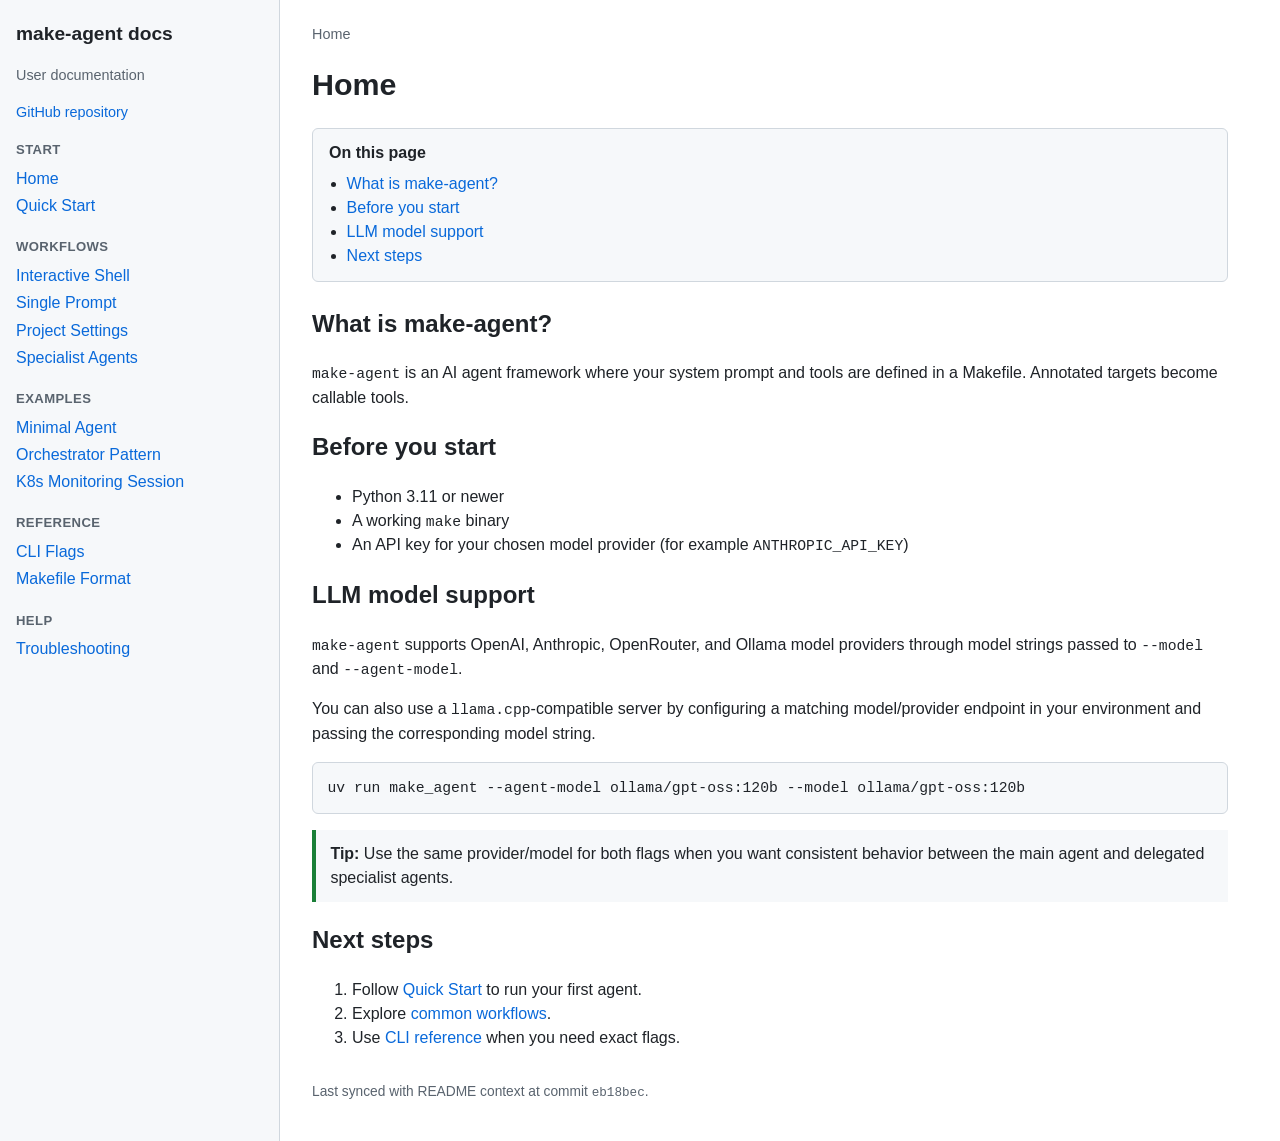
<file: docs-site/index.html>
<!doctype html>
<html lang="en">
<head>
  <meta charset="utf-8">
  <meta name="viewport" content="width=device-width, initial-scale=1">
  <title>Home | make-agent docs</title>
  <link rel="stylesheet" href="assets/styles.css">
</head>
<body>
  <div class="layout">
    <aside class="sidebar">
<h1 class="brand"><a href="index.html">make-agent docs</a></h1>
<p class="meta">User documentation</p>
<p class="meta"><a href="https://github.com/dmtr/make-agent">GitHub repository</a></p>
<nav class="nav-section">
<h2>Start</h2>
<ul>
<li><a href="index.html" aria-current="page">Home</a></li>
<li><a href="quickstart.html">Quick Start</a></li>
</ul>
</nav>
<nav class="nav-section">
<h2>Workflows</h2>
<ul>
<li><a href="workflows/interactive-shell.html">Interactive Shell</a></li>
<li><a href="workflows/single-prompt.html">Single Prompt</a></li>
<li><a href="workflows/project-settings.html">Project Settings</a></li>
<li><a href="workflows/specialist-agents.html">Specialist Agents</a></li>
</ul>
</nav>
<nav class="nav-section">
<h2>Examples</h2>
<ul>
<li><a href="examples/minimal-agent.html">Minimal Agent</a></li>
<li><a href="examples/orchestrator-pattern.html">Orchestrator Pattern</a></li>
<li><a href="examples/k8s-monitoring-session.html">K8s Monitoring Session</a></li>
</ul>
</nav>
<nav class="nav-section">
<h2>Reference</h2>
<ul>
<li><a href="reference/cli.html">CLI Flags</a></li>
<li><a href="reference/makefile-format.html">Makefile Format</a></li>
</ul>
</nav>
<nav class="nav-section">
<h2>Help</h2>
<ul>
<li><a href="troubleshooting.html">Troubleshooting</a></li>
</ul>
</nav>
    </aside>
    <main class="main">
      <p class="breadcrumbs">Home</p>
      <h1>Home</h1>
      <section class="on-this-page">
        <h2>On this page</h2>
        <ul>
  <li><a href="#what-is-make-agent">What is make-agent?</a></li>
  <li><a href="#before-you-start">Before you start</a></li>
  <li><a href="#llm-model-support">LLM model support</a></li>
  <li><a href="#next-steps">Next steps</a></li>
</ul>
      </section>
      <section id="what-is-make-agent">
  <h2>What is make-agent?</h2>
  <p><code>make-agent</code> is an AI agent framework where your system prompt and tools are defined in a Makefile. Annotated targets become callable tools.</p>
</section>
<section id="before-you-start">
  <h2>Before you start</h2>
  <ul>
    <li>Python 3.11 or newer</li>
    <li>A working <code>make</code> binary</li>
    <li>An API key for your chosen model provider (for example <code>ANTHROPIC_API_KEY</code>)</li>
  </ul>
</section>
<section id="llm-model-support">
  <h2>LLM model support</h2>
  <p><code>make-agent</code> supports OpenAI, Anthropic, OpenRouter, and Ollama model providers through model strings passed to <code>--model</code> and <code>--agent-model</code>.</p>
  <p>You can also use a <code>llama.cpp</code>-compatible server by configuring a matching model/provider endpoint in your environment and passing the corresponding model string.</p>
  <pre><code>uv run make_agent --agent-model ollama/gpt-oss:120b --model ollama/gpt-oss:120b</code></pre>
  <div class="tip"><strong>Tip:</strong> Use the same provider/model for both flags when you want consistent behavior between the main agent and delegated specialist agents.</div>
</section>
<section id="next-steps">
  <h2>Next steps</h2>
  <ol>
    <li>Follow <a href="quickstart.html">Quick Start</a> to run your first agent.</li>
    <li>Explore <a href="workflows/interactive-shell.html">common workflows</a>.</li>
    <li>Use <a href="reference/cli.html">CLI reference</a> when you need exact flags.</li>
  </ol>
</section>
      <p class="footer-note">Last synced with README context at commit <code>eb18bec</code>.</p>
    </main>
  </div>
</body>
</html>
</file>
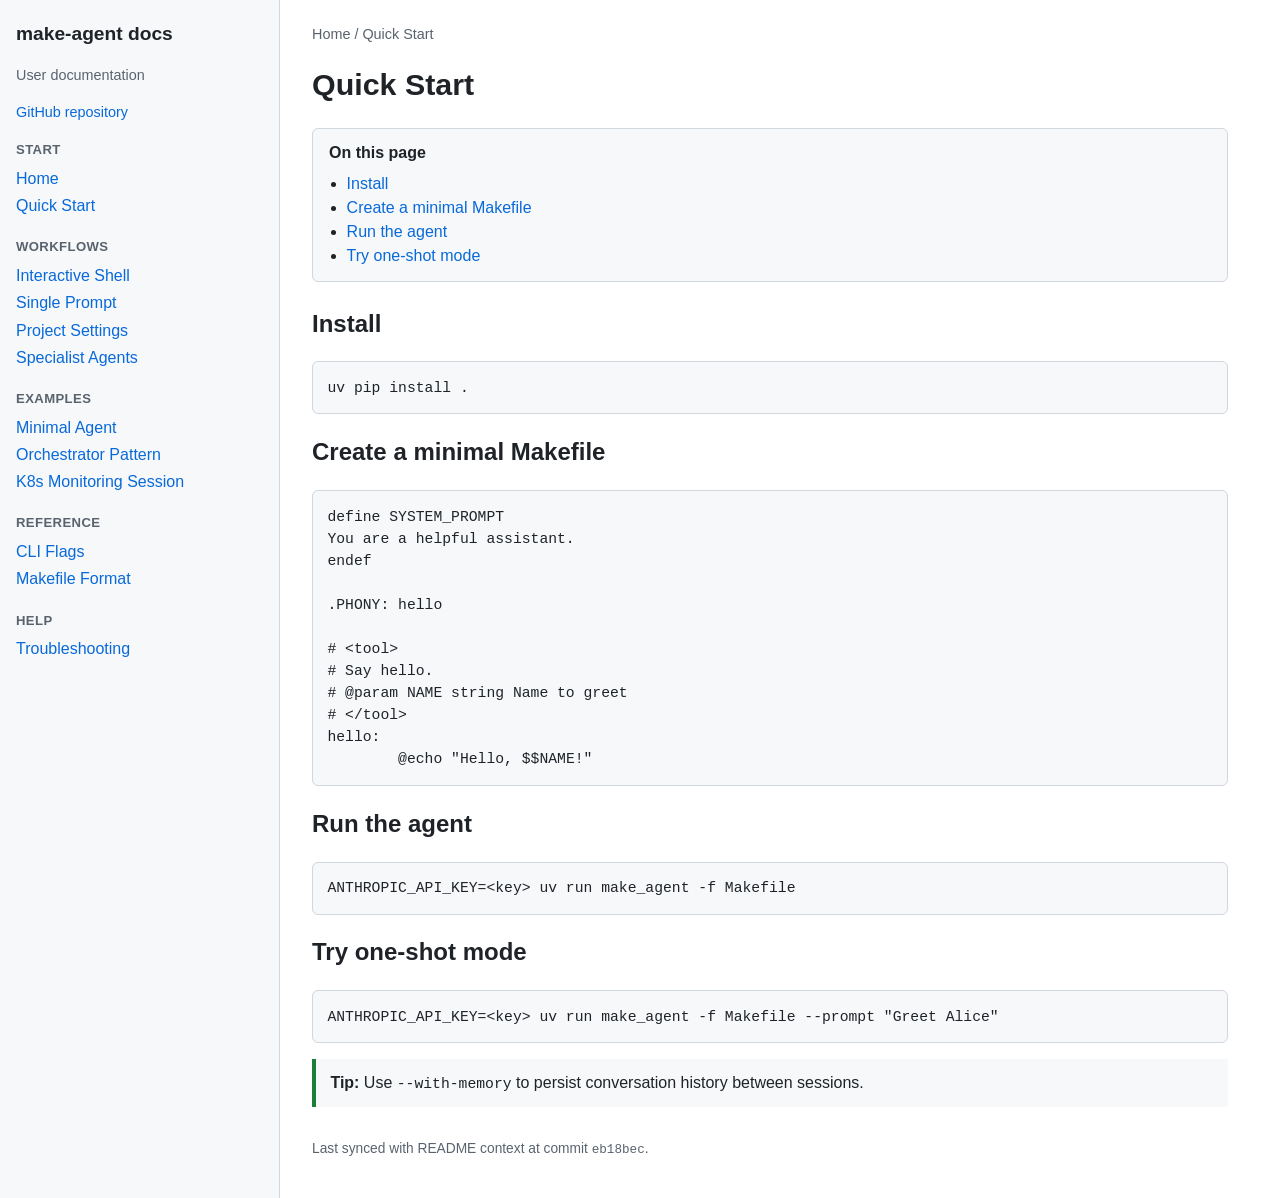
<file: docs-site/quickstart.html>
<!doctype html>
<html lang="en">
<head>
  <meta charset="utf-8">
  <meta name="viewport" content="width=device-width, initial-scale=1">
  <title>Quick Start | make-agent docs</title>
  <link rel="stylesheet" href="assets/styles.css">
</head>
<body>
  <div class="layout">
    <aside class="sidebar">
<h1 class="brand"><a href="index.html">make-agent docs</a></h1>
<p class="meta">User documentation</p>
<p class="meta"><a href="https://github.com/dmtr/make-agent">GitHub repository</a></p>
<nav class="nav-section">
<h2>Start</h2>
<ul>
<li><a href="index.html">Home</a></li>
<li><a href="quickstart.html" aria-current="page">Quick Start</a></li>
</ul>
</nav>
<nav class="nav-section">
<h2>Workflows</h2>
<ul>
<li><a href="workflows/interactive-shell.html">Interactive Shell</a></li>
<li><a href="workflows/single-prompt.html">Single Prompt</a></li>
<li><a href="workflows/project-settings.html">Project Settings</a></li>
<li><a href="workflows/specialist-agents.html">Specialist Agents</a></li>
</ul>
</nav>
<nav class="nav-section">
<h2>Examples</h2>
<ul>
<li><a href="examples/minimal-agent.html">Minimal Agent</a></li>
<li><a href="examples/orchestrator-pattern.html">Orchestrator Pattern</a></li>
<li><a href="examples/k8s-monitoring-session.html">K8s Monitoring Session</a></li>
</ul>
</nav>
<nav class="nav-section">
<h2>Reference</h2>
<ul>
<li><a href="reference/cli.html">CLI Flags</a></li>
<li><a href="reference/makefile-format.html">Makefile Format</a></li>
</ul>
</nav>
<nav class="nav-section">
<h2>Help</h2>
<ul>
<li><a href="troubleshooting.html">Troubleshooting</a></li>
</ul>
</nav>
    </aside>
    <main class="main">
      <p class="breadcrumbs">Home / Quick Start</p>
      <h1>Quick Start</h1>
      <section class="on-this-page">
        <h2>On this page</h2>
        <ul>
  <li><a href="#install">Install</a></li>
  <li><a href="#create-makefile">Create a minimal Makefile</a></li>
  <li><a href="#run-agent">Run the agent</a></li>
  <li><a href="#single-prompt">Try one-shot mode</a></li>
</ul>
      </section>
      <section id="install">
  <h2>Install</h2>
  <pre><code>uv pip install .</code></pre>
</section>
<section id="create-makefile">
  <h2>Create a minimal Makefile</h2>
  <pre><code>define SYSTEM_PROMPT
You are a helpful assistant.
endef

.PHONY: hello

# &lt;tool&gt;
# Say hello.
# @param NAME string Name to greet
# &lt;/tool&gt;
hello:
	@echo "Hello, $$NAME!"</code></pre>
</section>
<section id="run-agent">
  <h2>Run the agent</h2>
  <pre><code>ANTHROPIC_API_KEY=&lt;key&gt; uv run make_agent -f Makefile</code></pre>
</section>
<section id="single-prompt">
  <h2>Try one-shot mode</h2>
  <pre><code>ANTHROPIC_API_KEY=&lt;key&gt; uv run make_agent -f Makefile --prompt "Greet Alice"</code></pre>
  <div class="tip"><strong>Tip:</strong> Use <code>--with-memory</code> to persist conversation history between sessions.</div>
</section>
      <p class="footer-note">Last synced with README context at commit <code>eb18bec</code>.</p>
    </main>
  </div>
</body>
</html>
</file>
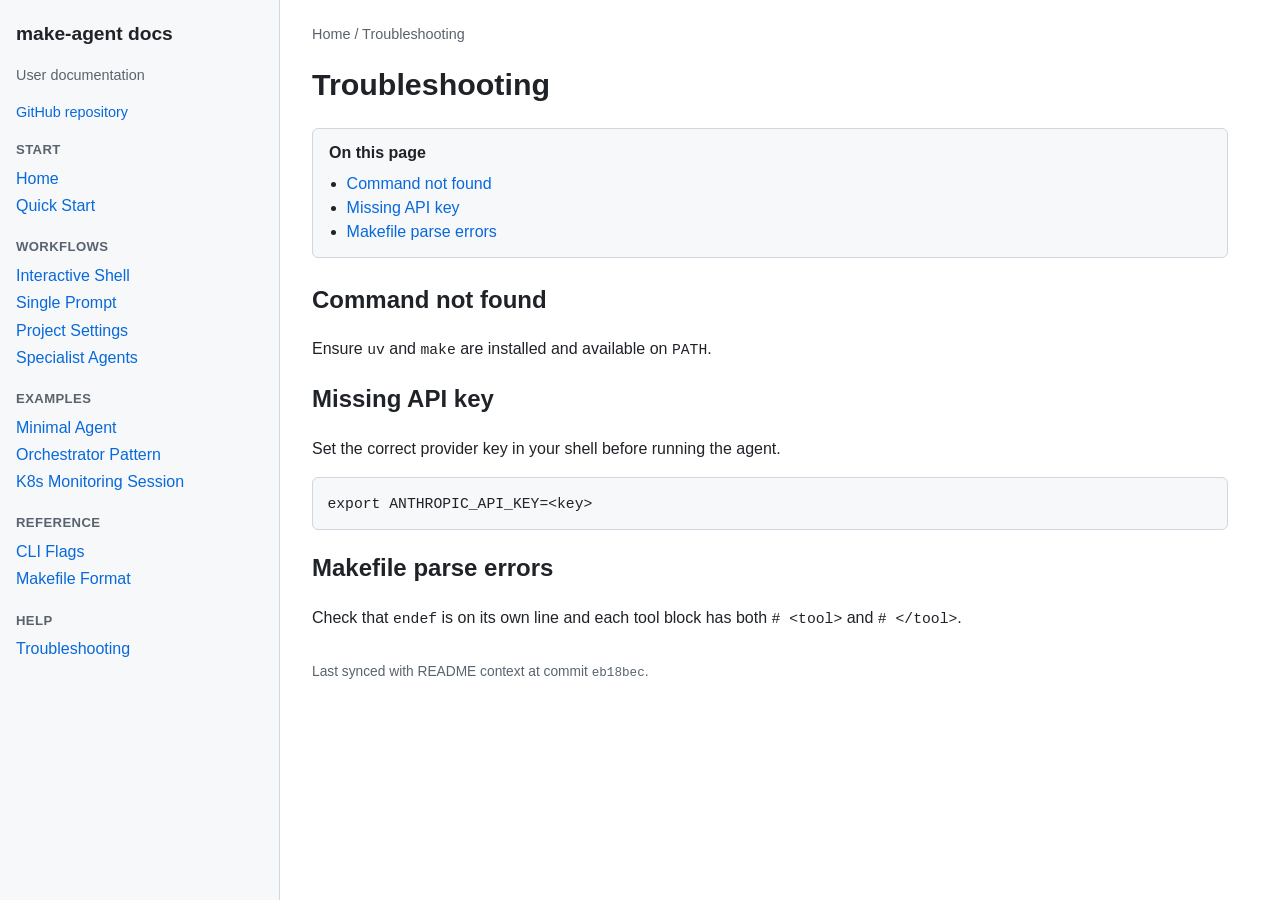
<file: docs-site/troubleshooting.html>
<!doctype html>
<html lang="en">
<head>
  <meta charset="utf-8">
  <meta name="viewport" content="width=device-width, initial-scale=1">
  <title>Troubleshooting | make-agent docs</title>
  <link rel="stylesheet" href="assets/styles.css">
</head>
<body>
  <div class="layout">
    <aside class="sidebar">
<h1 class="brand"><a href="index.html">make-agent docs</a></h1>
<p class="meta">User documentation</p>
<p class="meta"><a href="https://github.com/dmtr/make-agent">GitHub repository</a></p>
<nav class="nav-section">
<h2>Start</h2>
<ul>
<li><a href="index.html">Home</a></li>
<li><a href="quickstart.html">Quick Start</a></li>
</ul>
</nav>
<nav class="nav-section">
<h2>Workflows</h2>
<ul>
<li><a href="workflows/interactive-shell.html">Interactive Shell</a></li>
<li><a href="workflows/single-prompt.html">Single Prompt</a></li>
<li><a href="workflows/project-settings.html">Project Settings</a></li>
<li><a href="workflows/specialist-agents.html">Specialist Agents</a></li>
</ul>
</nav>
<nav class="nav-section">
<h2>Examples</h2>
<ul>
<li><a href="examples/minimal-agent.html">Minimal Agent</a></li>
<li><a href="examples/orchestrator-pattern.html">Orchestrator Pattern</a></li>
<li><a href="examples/k8s-monitoring-session.html">K8s Monitoring Session</a></li>
</ul>
</nav>
<nav class="nav-section">
<h2>Reference</h2>
<ul>
<li><a href="reference/cli.html">CLI Flags</a></li>
<li><a href="reference/makefile-format.html">Makefile Format</a></li>
</ul>
</nav>
<nav class="nav-section">
<h2>Help</h2>
<ul>
<li><a href="troubleshooting.html" aria-current="page">Troubleshooting</a></li>
</ul>
</nav>
    </aside>
    <main class="main">
      <p class="breadcrumbs">Home / Troubleshooting</p>
      <h1>Troubleshooting</h1>
      <section class="on-this-page">
        <h2>On this page</h2>
        <ul>
  <li><a href="#command-not-found">Command not found</a></li>
  <li><a href="#missing-api-key">Missing API key</a></li>
  <li><a href="#makefile-parse-errors">Makefile parse errors</a></li>
</ul>
      </section>
      <section id="command-not-found">
  <h2>Command not found</h2>
  <p>Ensure <code>uv</code> and <code>make</code> are installed and available on <code>PATH</code>.</p>
</section>
<section id="missing-api-key">
  <h2>Missing API key</h2>
  <p>Set the correct provider key in your shell before running the agent.</p>
  <pre><code>export ANTHROPIC_API_KEY=&lt;key&gt;</code></pre>
</section>
<section id="makefile-parse-errors">
  <h2>Makefile parse errors</h2>
  <p>Check that <code>endef</code> is on its own line and each tool block has both <code># &lt;tool&gt;</code> and <code># &lt;/tool&gt;</code>.</p>
</section>
      <p class="footer-note">Last synced with README context at commit <code>eb18bec</code>.</p>
    </main>
  </div>
</body>
</html>
</file>
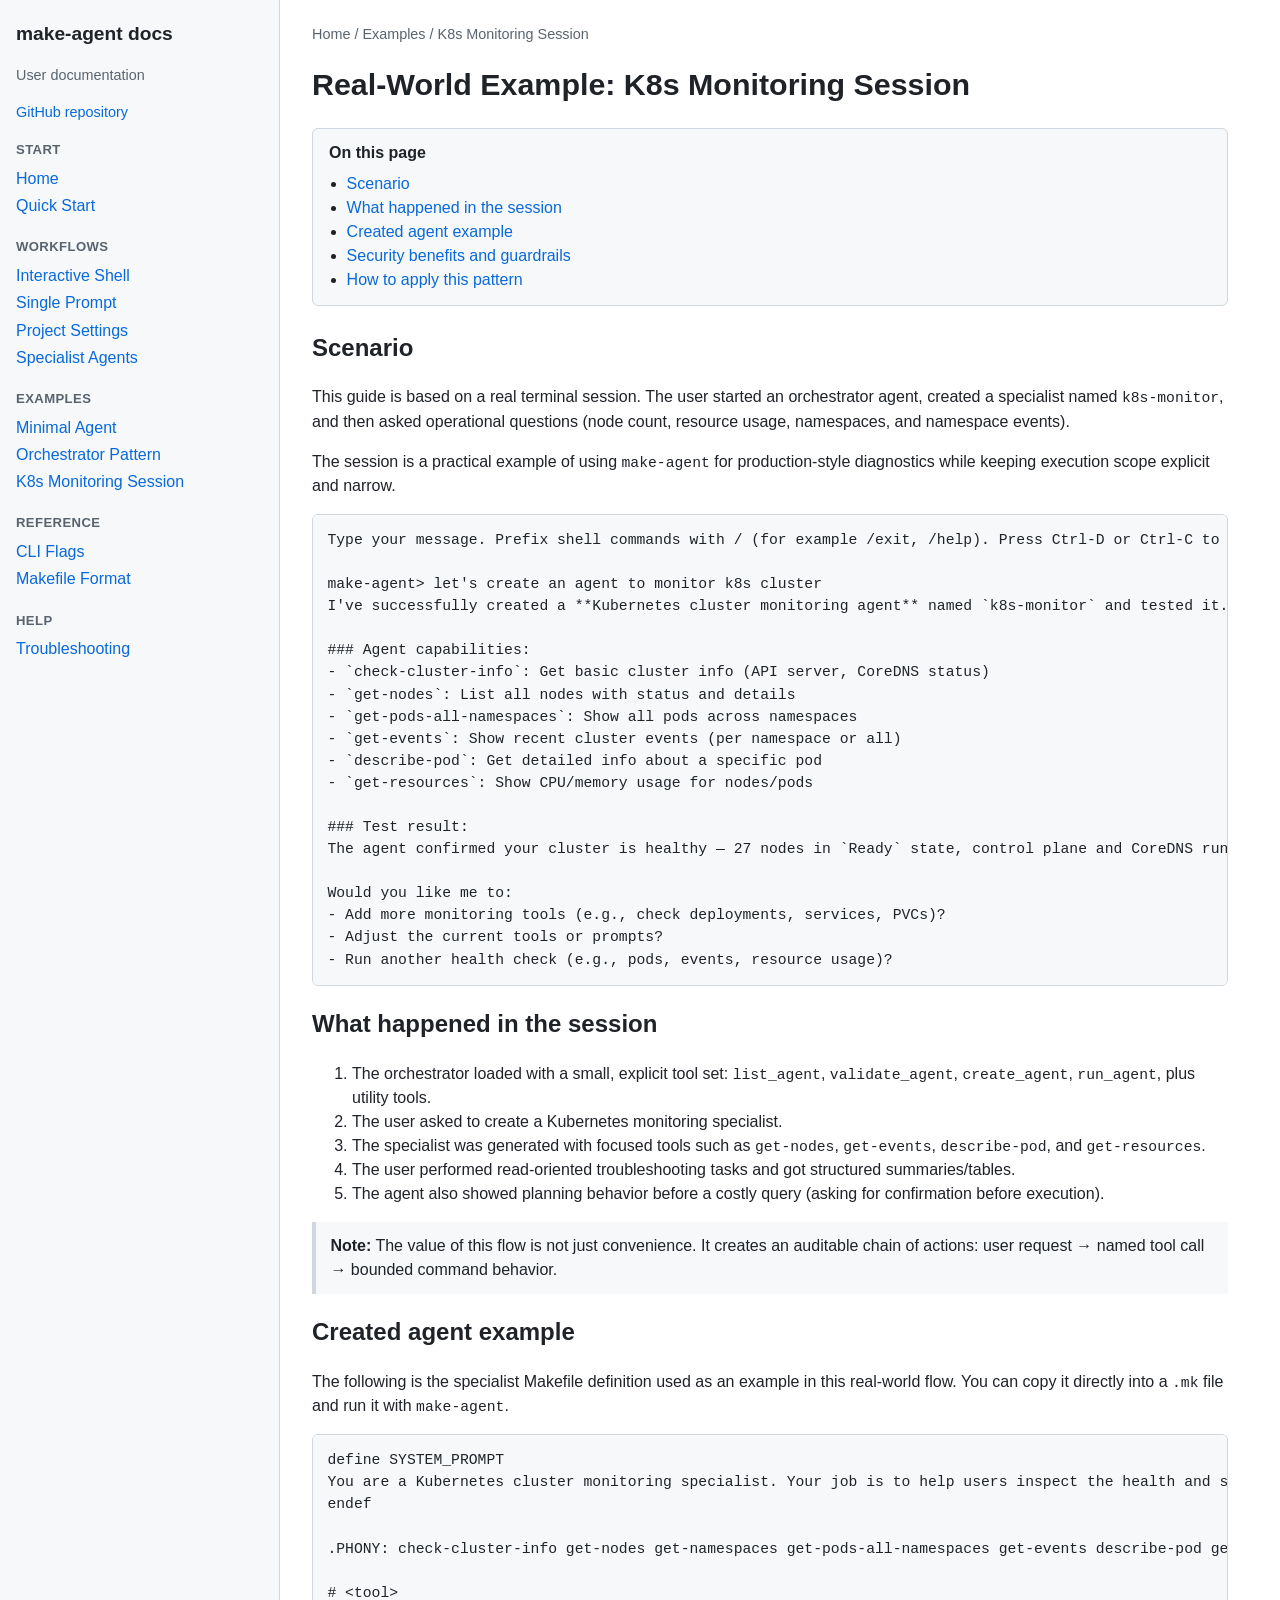
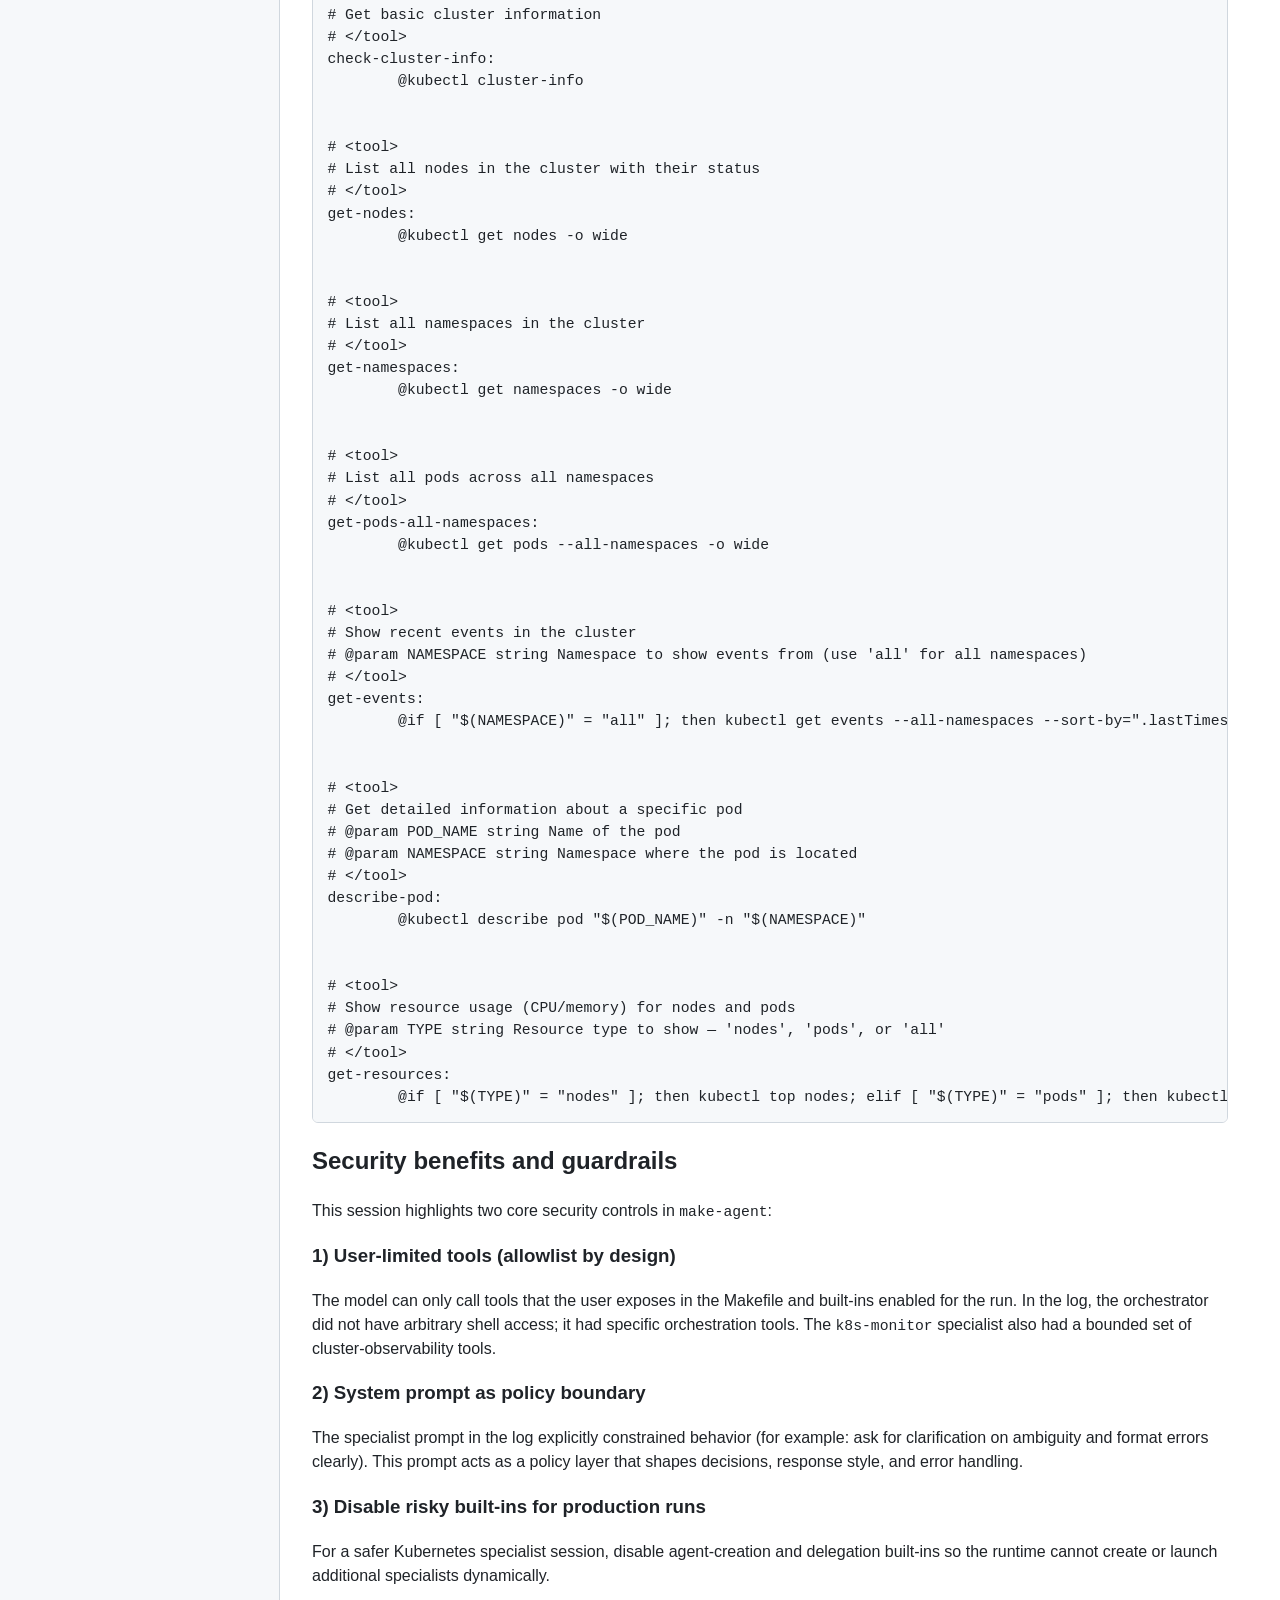
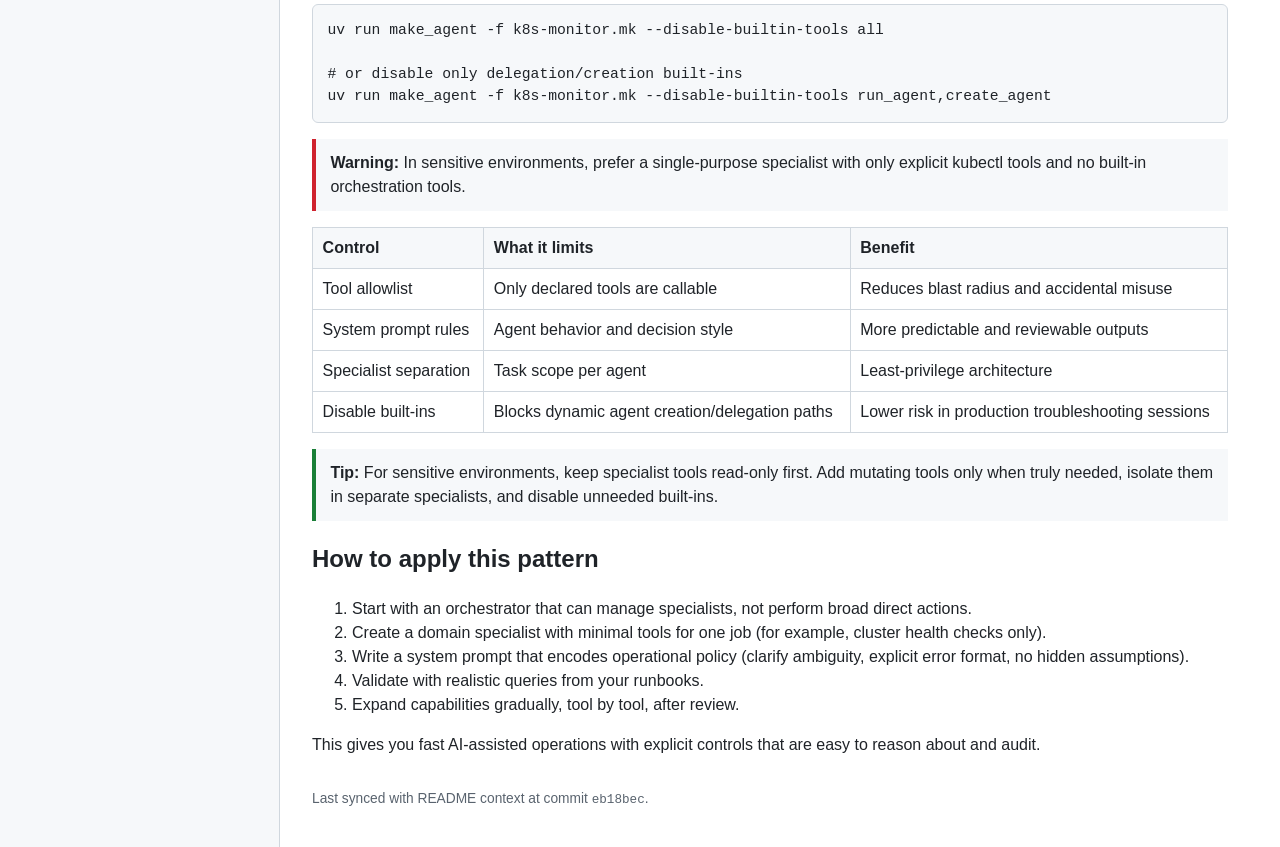
<file: docs-site/examples/k8s-monitoring-session.html>
<!doctype html>
<html lang="en">
<head>
  <meta charset="utf-8">
  <meta name="viewport" content="width=device-width, initial-scale=1">
  <title>Real-World Example: K8s Monitoring Session | make-agent docs</title>
  <link rel="stylesheet" href="../assets/styles.css">
</head>
<body>
  <div class="layout">
    <aside class="sidebar">
<h1 class="brand"><a href="../index.html">make-agent docs</a></h1>
<p class="meta">User documentation</p>
<p class="meta"><a href="https://github.com/dmtr/make-agent">GitHub repository</a></p>
<nav class="nav-section">
<h2>Start</h2>
<ul>
<li><a href="../index.html">Home</a></li>
<li><a href="../quickstart.html">Quick Start</a></li>
</ul>
</nav>
<nav class="nav-section">
<h2>Workflows</h2>
<ul>
<li><a href="../workflows/interactive-shell.html">Interactive Shell</a></li>
<li><a href="../workflows/single-prompt.html">Single Prompt</a></li>
<li><a href="../workflows/project-settings.html">Project Settings</a></li>
<li><a href="../workflows/specialist-agents.html">Specialist Agents</a></li>
</ul>
</nav>
<nav class="nav-section">
<h2>Examples</h2>
<ul>
<li><a href="../examples/minimal-agent.html">Minimal Agent</a></li>
<li><a href="../examples/orchestrator-pattern.html">Orchestrator Pattern</a></li>
<li><a href="../examples/k8s-monitoring-session.html" aria-current="page">K8s Monitoring Session</a></li>
</ul>
</nav>
<nav class="nav-section">
<h2>Reference</h2>
<ul>
<li><a href="../reference/cli.html">CLI Flags</a></li>
<li><a href="../reference/makefile-format.html">Makefile Format</a></li>
</ul>
</nav>
<nav class="nav-section">
<h2>Help</h2>
<ul>
<li><a href="../troubleshooting.html">Troubleshooting</a></li>
</ul>
</nav>
    </aside>
    <main class="main">
      <p class="breadcrumbs">Home / Examples / K8s Monitoring Session</p>
      <h1>Real-World Example: K8s Monitoring Session</h1>
      <section class="on-this-page">
        <h2>On this page</h2>
        <ul>
          <li><a href="#scenario">Scenario</a></li>
          <li><a href="#what-happened">What happened in the session</a></li>
          <li><a href="#created-agent-example">Created agent example</a></li>
          <li><a href="#security-benefits">Security benefits and guardrails</a></li>
          <li><a href="#apply-pattern">How to apply this pattern</a></li>
        </ul>
      </section>

      <section id="scenario">
        <h2>Scenario</h2>
        <p>This guide is based on a real terminal session. The user started an orchestrator agent, created a specialist named <code>k8s-monitor</code>, and then asked operational questions (node count, resource usage, namespaces, and namespace events).</p>
        <p>The session is a practical example of using <code>make-agent</code> for production-style diagnostics while keeping execution scope explicit and narrow.</p>
        <pre><code>Type your message. Prefix shell commands with / (for example /exit, /help). Press Ctrl-D or Ctrl-C to exit.

make-agent&gt; let's create an agent to monitor k8s cluster
I've successfully created a **Kubernetes cluster monitoring agent** named `k8s-monitor` and tested it.

### Agent capabilities:
- `check-cluster-info`: Get basic cluster info (API server, CoreDNS status)
- `get-nodes`: List all nodes with status and details
- `get-pods-all-namespaces`: Show all pods across namespaces
- `get-events`: Show recent cluster events (per namespace or all)
- `describe-pod`: Get detailed info about a specific pod
- `get-resources`: Show CPU/memory usage for nodes/pods

### Test result:
The agent confirmed your cluster is healthy — 27 nodes in `Ready` state, control plane and CoreDNS running. It also provided node details (version, runtime, age).

Would you like me to:
- Add more monitoring tools (e.g., check deployments, services, PVCs)?
- Adjust the current tools or prompts?
- Run another health check (e.g., pods, events, resource usage)?</code></pre>
      </section>

      <section id="what-happened">
        <h2>What happened in the session</h2>
        <ol>
          <li>The orchestrator loaded with a small, explicit tool set: <code>list_agent</code>, <code>validate_agent</code>, <code>create_agent</code>, <code>run_agent</code>, plus utility tools.</li>
          <li>The user asked to create a Kubernetes monitoring specialist.</li>
          <li>The specialist was generated with focused tools such as <code>get-nodes</code>, <code>get-events</code>, <code>describe-pod</code>, and <code>get-resources</code>.</li>
          <li>The user performed read-oriented troubleshooting tasks and got structured summaries/tables.</li>
          <li>The agent also showed planning behavior before a costly query (asking for confirmation before execution).</li>
        </ol>
        <div class="note"><strong>Note:</strong> The value of this flow is not just convenience. It creates an auditable chain of actions: user request → named tool call → bounded command behavior.</div>
      </section>

      <section id="created-agent-example">
        <h2>Created agent example</h2>
        <p>The following is the specialist Makefile definition used as an example in this real-world flow. You can copy it directly into a <code>.mk</code> file and run it with <code>make-agent</code>.</p>
        <pre><code>define SYSTEM_PROMPT
You are a Kubernetes cluster monitoring specialist. Your job is to help users inspect the health and status of their Kubernetes cluster using kubectl commands. Always ask for clarification if the user's request is ambiguous, and report errors clearly by starting your message with 'ERROR:' if something goes wrong.
endef

.PHONY: check-cluster-info get-nodes get-namespaces get-pods-all-namespaces get-events describe-pod get-resources

# &lt;tool&gt;
# Get basic cluster information
# &lt;/tool&gt;
check-cluster-info:
	@kubectl cluster-info


# &lt;tool&gt;
# List all nodes in the cluster with their status
# &lt;/tool&gt;
get-nodes:
	@kubectl get nodes -o wide


# &lt;tool&gt;
# List all namespaces in the cluster
# &lt;/tool&gt;
get-namespaces:
	@kubectl get namespaces -o wide


# &lt;tool&gt;
# List all pods across all namespaces
# &lt;/tool&gt;
get-pods-all-namespaces:
	@kubectl get pods --all-namespaces -o wide


# &lt;tool&gt;
# Show recent events in the cluster
# @param NAMESPACE string Namespace to show events from (use 'all' for all namespaces)
# &lt;/tool&gt;
get-events:
	@if [ "$(NAMESPACE)" = "all" ]; then kubectl get events --all-namespaces --sort-by=".lastTimestamp"; else kubectl get events -n "$(NAMESPACE)" --sort-by=".lastTimestamp"; fi


# &lt;tool&gt;
# Get detailed information about a specific pod
# @param POD_NAME string Name of the pod
# @param NAMESPACE string Namespace where the pod is located
# &lt;/tool&gt;
describe-pod:
	@kubectl describe pod "$(POD_NAME)" -n "$(NAMESPACE)"


# &lt;tool&gt;
# Show resource usage (CPU/memory) for nodes and pods
# @param TYPE string Resource type to show — 'nodes', 'pods', or 'all'
# &lt;/tool&gt;
get-resources:
	@if [ "$(TYPE)" = "nodes" ]; then kubectl top nodes; elif [ "$(TYPE)" = "pods" ]; then kubectl top pods --all-namespaces; else kubectl top nodes && echo "--- PODS ---" && kubectl top pods --all-namespaces; fi</code></pre>
      </section>

      <section id="security-benefits">
        <h2>Security benefits and guardrails</h2>
        <p>This session highlights two core security controls in <code>make-agent</code>:</p>

        <h3>1) User-limited tools (allowlist by design)</h3>
        <p>The model can only call tools that the user exposes in the Makefile and built-ins enabled for the run. In the log, the orchestrator did not have arbitrary shell access; it had specific orchestration tools. The <code>k8s-monitor</code> specialist also had a bounded set of cluster-observability tools.</p>

        <h3>2) System prompt as policy boundary</h3>
        <p>The specialist prompt in the log explicitly constrained behavior (for example: ask for clarification on ambiguity and format errors clearly). This prompt acts as a policy layer that shapes decisions, response style, and error handling.</p>

        <h3>3) Disable risky built-ins for production runs</h3>
        <p>For a safer Kubernetes specialist session, disable agent-creation and delegation built-ins so the runtime cannot create or launch additional specialists dynamically.</p>
        <pre><code>uv run make_agent -f k8s-monitor.mk --disable-builtin-tools all

# or disable only delegation/creation built-ins
uv run make_agent -f k8s-monitor.mk --disable-builtin-tools run_agent,create_agent</code></pre>
        <div class="warning"><strong>Warning:</strong> In sensitive environments, prefer a single-purpose specialist with only explicit kubectl tools and no built-in orchestration tools.</div>

        <table>
          <thead>
            <tr>
              <th>Control</th>
              <th>What it limits</th>
              <th>Benefit</th>
            </tr>
          </thead>
          <tbody>
            <tr>
              <td>Tool allowlist</td>
              <td>Only declared tools are callable</td>
              <td>Reduces blast radius and accidental misuse</td>
            </tr>
            <tr>
              <td>System prompt rules</td>
              <td>Agent behavior and decision style</td>
              <td>More predictable and reviewable outputs</td>
            </tr>
            <tr>
              <td>Specialist separation</td>
              <td>Task scope per agent</td>
              <td>Least-privilege architecture</td>
            </tr>
            <tr>
              <td>Disable built-ins</td>
              <td>Blocks dynamic agent creation/delegation paths</td>
              <td>Lower risk in production troubleshooting sessions</td>
            </tr>
          </tbody>
        </table>

        <div class="tip"><strong>Tip:</strong> For sensitive environments, keep specialist tools read-only first. Add mutating tools only when truly needed, isolate them in separate specialists, and disable unneeded built-ins.</div>
      </section>

      <section id="apply-pattern">
        <h2>How to apply this pattern</h2>
        <ol>
          <li>Start with an orchestrator that can manage specialists, not perform broad direct actions.</li>
          <li>Create a domain specialist with minimal tools for one job (for example, cluster health checks only).</li>
          <li>Write a system prompt that encodes operational policy (clarify ambiguity, explicit error format, no hidden assumptions).</li>
          <li>Validate with realistic queries from your runbooks.</li>
          <li>Expand capabilities gradually, tool by tool, after review.</li>
        </ol>
        <p>This gives you fast AI-assisted operations with explicit controls that are easy to reason about and audit.</p>
      </section>

      <p class="footer-note">Last synced with README context at commit <code>eb18bec</code>.</p>
    </main>
  </div>
</body>
</html>
</file>
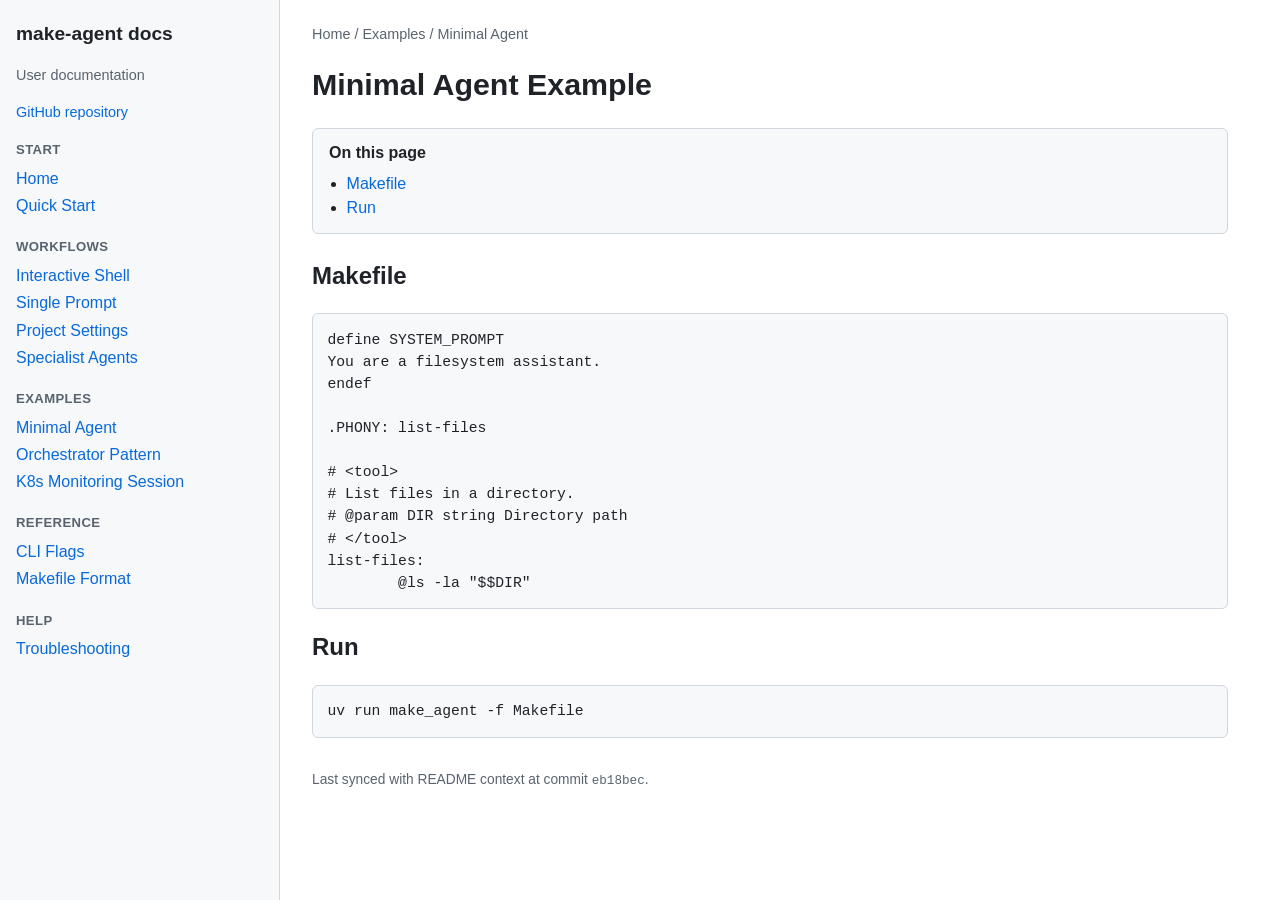
<file: docs-site/examples/minimal-agent.html>
<!doctype html>
<html lang="en">
<head>
  <meta charset="utf-8">
  <meta name="viewport" content="width=device-width, initial-scale=1">
  <title>Minimal Agent Example | make-agent docs</title>
  <link rel="stylesheet" href="../assets/styles.css">
</head>
<body>
  <div class="layout">
    <aside class="sidebar">
<h1 class="brand"><a href="../index.html">make-agent docs</a></h1>
<p class="meta">User documentation</p>
<p class="meta"><a href="https://github.com/dmtr/make-agent">GitHub repository</a></p>
<nav class="nav-section">
<h2>Start</h2>
<ul>
<li><a href="../index.html">Home</a></li>
<li><a href="../quickstart.html">Quick Start</a></li>
</ul>
</nav>
<nav class="nav-section">
<h2>Workflows</h2>
<ul>
<li><a href="../workflows/interactive-shell.html">Interactive Shell</a></li>
<li><a href="../workflows/single-prompt.html">Single Prompt</a></li>
<li><a href="../workflows/project-settings.html">Project Settings</a></li>
<li><a href="../workflows/specialist-agents.html">Specialist Agents</a></li>
</ul>
</nav>
<nav class="nav-section">
<h2>Examples</h2>
<ul>
<li><a href="../examples/minimal-agent.html" aria-current="page">Minimal Agent</a></li>
<li><a href="../examples/orchestrator-pattern.html">Orchestrator Pattern</a></li>
<li><a href="../examples/k8s-monitoring-session.html">K8s Monitoring Session</a></li>
</ul>
</nav>
<nav class="nav-section">
<h2>Reference</h2>
<ul>
<li><a href="../reference/cli.html">CLI Flags</a></li>
<li><a href="../reference/makefile-format.html">Makefile Format</a></li>
</ul>
</nav>
<nav class="nav-section">
<h2>Help</h2>
<ul>
<li><a href="../troubleshooting.html">Troubleshooting</a></li>
</ul>
</nav>
    </aside>
    <main class="main">
      <p class="breadcrumbs">Home / Examples / Minimal Agent</p>
      <h1>Minimal Agent Example</h1>
      <section class="on-this-page">
        <h2>On this page</h2>
        <ul>
  <li><a href="#makefile">Makefile</a></li>
  <li><a href="#run">Run</a></li>
</ul>
      </section>
      <section id="makefile">
  <h2>Makefile</h2>
  <pre><code>define SYSTEM_PROMPT
You are a filesystem assistant.
endef

.PHONY: list-files

# &lt;tool&gt;
# List files in a directory.
# @param DIR string Directory path
# &lt;/tool&gt;
list-files:
	@ls -la "$$DIR"</code></pre>
</section>
<section id="run">
  <h2>Run</h2>
  <pre><code>uv run make_agent -f Makefile</code></pre>
</section>
      <p class="footer-note">Last synced with README context at commit <code>eb18bec</code>.</p>
    </main>
  </div>
</body>
</html>
</file>
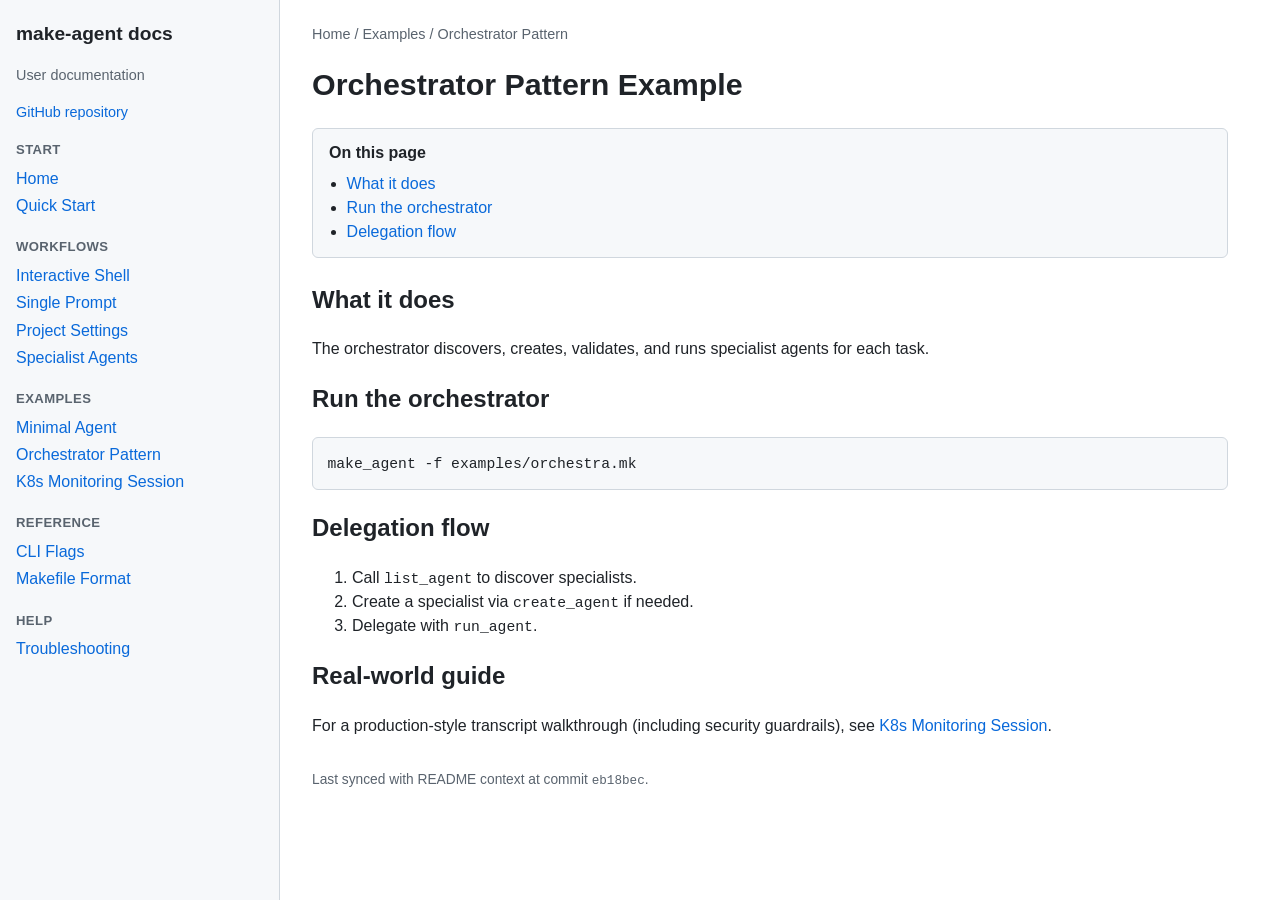
<file: docs-site/examples/orchestrator-pattern.html>
<!doctype html>
<html lang="en">
<head>
  <meta charset="utf-8">
  <meta name="viewport" content="width=device-width, initial-scale=1">
  <title>Orchestrator Pattern Example | make-agent docs</title>
  <link rel="stylesheet" href="../assets/styles.css">
</head>
<body>
  <div class="layout">
    <aside class="sidebar">
<h1 class="brand"><a href="../index.html">make-agent docs</a></h1>
<p class="meta">User documentation</p>
<p class="meta"><a href="https://github.com/dmtr/make-agent">GitHub repository</a></p>
<nav class="nav-section">
<h2>Start</h2>
<ul>
<li><a href="../index.html">Home</a></li>
<li><a href="../quickstart.html">Quick Start</a></li>
</ul>
</nav>
<nav class="nav-section">
<h2>Workflows</h2>
<ul>
<li><a href="../workflows/interactive-shell.html">Interactive Shell</a></li>
<li><a href="../workflows/single-prompt.html">Single Prompt</a></li>
<li><a href="../workflows/project-settings.html">Project Settings</a></li>
<li><a href="../workflows/specialist-agents.html">Specialist Agents</a></li>
</ul>
</nav>
<nav class="nav-section">
<h2>Examples</h2>
<ul>
<li><a href="../examples/minimal-agent.html">Minimal Agent</a></li>
<li><a href="../examples/orchestrator-pattern.html" aria-current="page">Orchestrator Pattern</a></li>
<li><a href="../examples/k8s-monitoring-session.html">K8s Monitoring Session</a></li>
</ul>
</nav>
<nav class="nav-section">
<h2>Reference</h2>
<ul>
<li><a href="../reference/cli.html">CLI Flags</a></li>
<li><a href="../reference/makefile-format.html">Makefile Format</a></li>
</ul>
</nav>
<nav class="nav-section">
<h2>Help</h2>
<ul>
<li><a href="../troubleshooting.html">Troubleshooting</a></li>
</ul>
</nav>
    </aside>
    <main class="main">
      <p class="breadcrumbs">Home / Examples / Orchestrator Pattern</p>
      <h1>Orchestrator Pattern Example</h1>
      <section class="on-this-page">
        <h2>On this page</h2>
        <ul>
  <li><a href="#what-it-does">What it does</a></li>
  <li><a href="#run">Run the orchestrator</a></li>
  <li><a href="#flow">Delegation flow</a></li>
</ul>
      </section>
      <section id="what-it-does">
  <h2>What it does</h2>
  <p>The orchestrator discovers, creates, validates, and runs specialist agents for each task.</p>
</section>
<section id="run">
  <h2>Run the orchestrator</h2>
  <pre><code>make_agent -f examples/orchestra.mk</code></pre>
</section>
<section id="flow">
  <h2>Delegation flow</h2>
  <ol>
    <li>Call <code>list_agent</code> to discover specialists.</li>
    <li>Create a specialist via <code>create_agent</code> if needed.</li>
    <li>Delegate with <code>run_agent</code>.</li>
  </ol>
</section>
<section id="real-world-guide">
  <h2>Real-world guide</h2>
  <p>For a production-style transcript walkthrough (including security guardrails), see <a href="../examples/k8s-monitoring-session.html">K8s Monitoring Session</a>.</p>
</section>
      <p class="footer-note">Last synced with README context at commit <code>eb18bec</code>.</p>
    </main>
  </div>
</body>
</html>
</file>
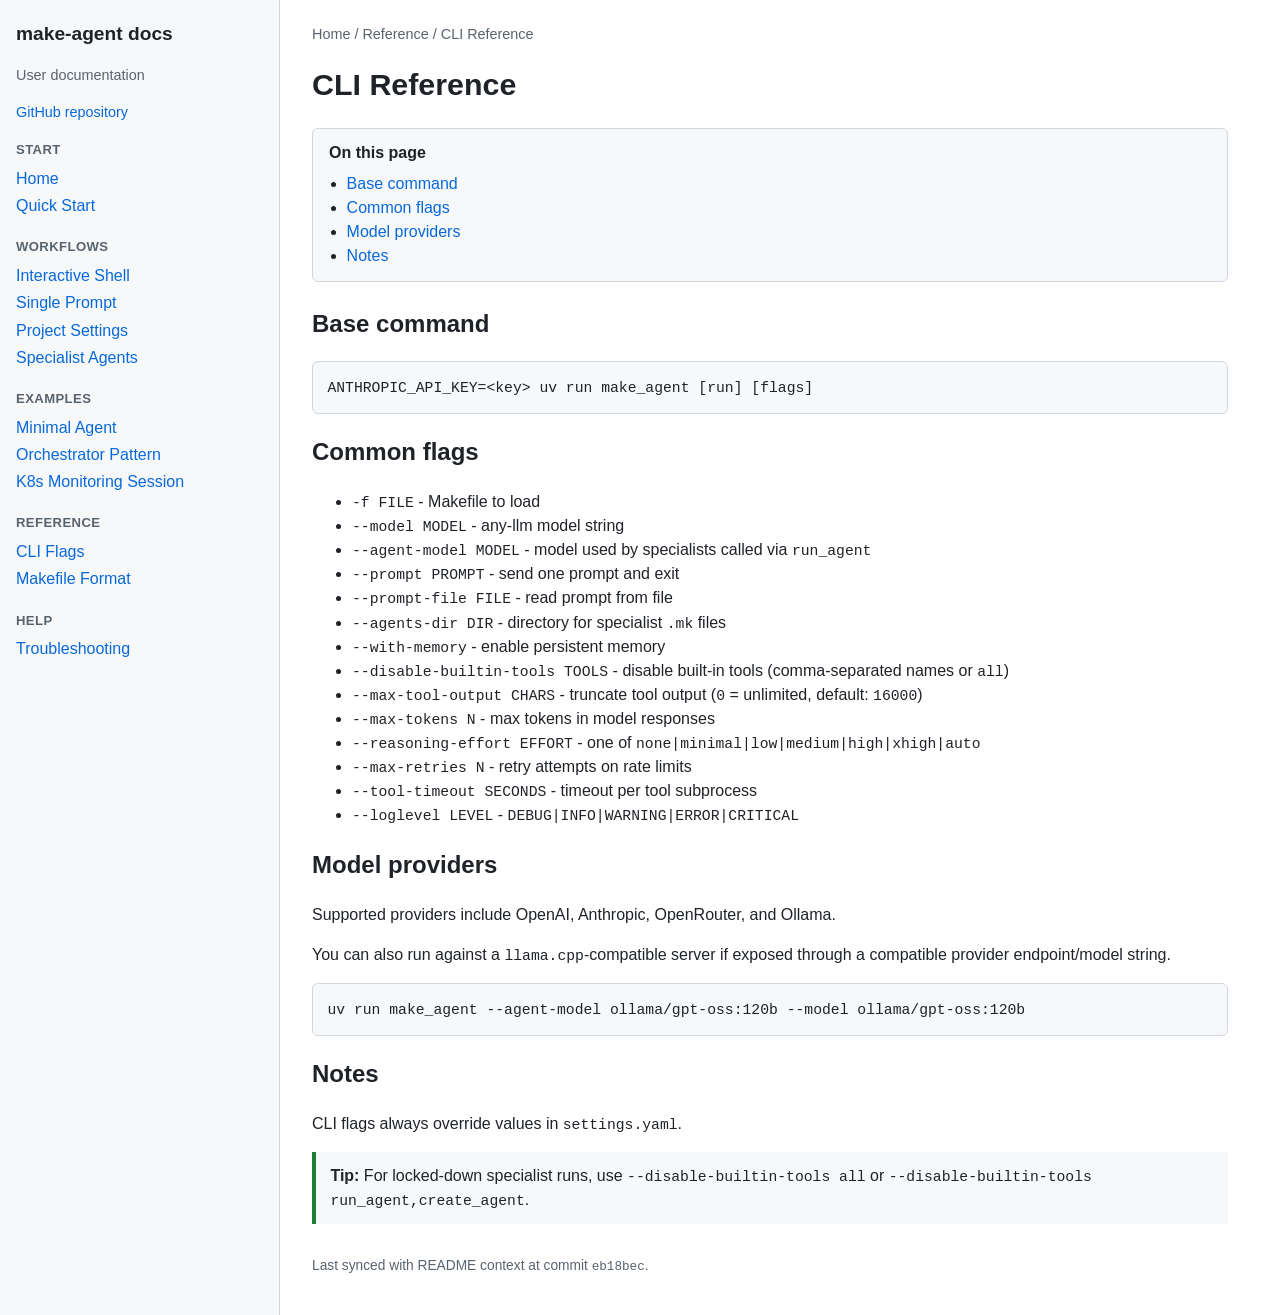
<file: docs-site/reference/cli.html>
<!doctype html>
<html lang="en">
<head>
  <meta charset="utf-8">
  <meta name="viewport" content="width=device-width, initial-scale=1">
  <title>CLI Reference | make-agent docs</title>
  <link rel="stylesheet" href="../assets/styles.css">
</head>
<body>
  <div class="layout">
    <aside class="sidebar">
<h1 class="brand"><a href="../index.html">make-agent docs</a></h1>
<p class="meta">User documentation</p>
<p class="meta"><a href="https://github.com/dmtr/make-agent">GitHub repository</a></p>
<nav class="nav-section">
<h2>Start</h2>
<ul>
<li><a href="../index.html">Home</a></li>
<li><a href="../quickstart.html">Quick Start</a></li>
</ul>
</nav>
<nav class="nav-section">
<h2>Workflows</h2>
<ul>
<li><a href="../workflows/interactive-shell.html">Interactive Shell</a></li>
<li><a href="../workflows/single-prompt.html">Single Prompt</a></li>
<li><a href="../workflows/project-settings.html">Project Settings</a></li>
<li><a href="../workflows/specialist-agents.html">Specialist Agents</a></li>
</ul>
</nav>
<nav class="nav-section">
<h2>Examples</h2>
<ul>
<li><a href="../examples/minimal-agent.html">Minimal Agent</a></li>
<li><a href="../examples/orchestrator-pattern.html">Orchestrator Pattern</a></li>
<li><a href="../examples/k8s-monitoring-session.html">K8s Monitoring Session</a></li>
</ul>
</nav>
<nav class="nav-section">
<h2>Reference</h2>
<ul>
<li><a href="../reference/cli.html" aria-current="page">CLI Flags</a></li>
<li><a href="../reference/makefile-format.html">Makefile Format</a></li>
</ul>
</nav>
<nav class="nav-section">
<h2>Help</h2>
<ul>
<li><a href="../troubleshooting.html">Troubleshooting</a></li>
</ul>
</nav>
    </aside>
    <main class="main">
      <p class="breadcrumbs">Home / Reference / CLI Reference</p>
      <h1>CLI Reference</h1>
      <section class="on-this-page">
        <h2>On this page</h2>
        <ul>
  <li><a href="#base-command">Base command</a></li>
  <li><a href="#common-flags">Common flags</a></li>
  <li><a href="#model-providers">Model providers</a></li>
  <li><a href="#notes">Notes</a></li>
</ul>
      </section>
      <section id="base-command">
  <h2>Base command</h2>
  <pre><code>ANTHROPIC_API_KEY=&lt;key&gt; uv run make_agent [run] [flags]</code></pre>
</section>
<section id="common-flags">
  <h2>Common flags</h2>
  <ul>
    <li><code>-f FILE</code> - Makefile to load</li>
    <li><code>--model MODEL</code> - any-llm model string</li>
    <li><code>--agent-model MODEL</code> - model used by specialists called via <code>run_agent</code></li>
    <li><code>--prompt PROMPT</code> - send one prompt and exit</li>
    <li><code>--prompt-file FILE</code> - read prompt from file</li>
    <li><code>--agents-dir DIR</code> - directory for specialist <code>.mk</code> files</li>
    <li><code>--with-memory</code> - enable persistent memory</li>
    <li><code>--disable-builtin-tools TOOLS</code> - disable built-in tools (comma-separated names or <code>all</code>)</li>
    <li><code>--max-tool-output CHARS</code> - truncate tool output (<code>0</code> = unlimited, default: <code>16000</code>)</li>
    <li><code>--max-tokens N</code> - max tokens in model responses</li>
    <li><code>--reasoning-effort EFFORT</code> - one of <code>none|minimal|low|medium|high|xhigh|auto</code></li>
    <li><code>--max-retries N</code> - retry attempts on rate limits</li>
    <li><code>--tool-timeout SECONDS</code> - timeout per tool subprocess</li>
    <li><code>--loglevel LEVEL</code> - <code>DEBUG|INFO|WARNING|ERROR|CRITICAL</code></li>
  </ul>
</section>
<section id="model-providers">
  <h2>Model providers</h2>
  <p>Supported providers include OpenAI, Anthropic, OpenRouter, and Ollama.</p>
  <p>You can also run against a <code>llama.cpp</code>-compatible server if exposed through a compatible provider endpoint/model string.</p>
  <pre><code>uv run make_agent --agent-model ollama/gpt-oss:120b --model ollama/gpt-oss:120b</code></pre>
</section>
<section id="notes">
  <h2>Notes</h2>
  <p>CLI flags always override values in <code>settings.yaml</code>.</p>
  <div class="tip"><strong>Tip:</strong> For locked-down specialist runs, use <code>--disable-builtin-tools all</code> or <code>--disable-builtin-tools run_agent,create_agent</code>.</div>
</section>
      <p class="footer-note">Last synced with README context at commit <code>eb18bec</code>.</p>
    </main>
  </div>
</body>
</html>
</file>
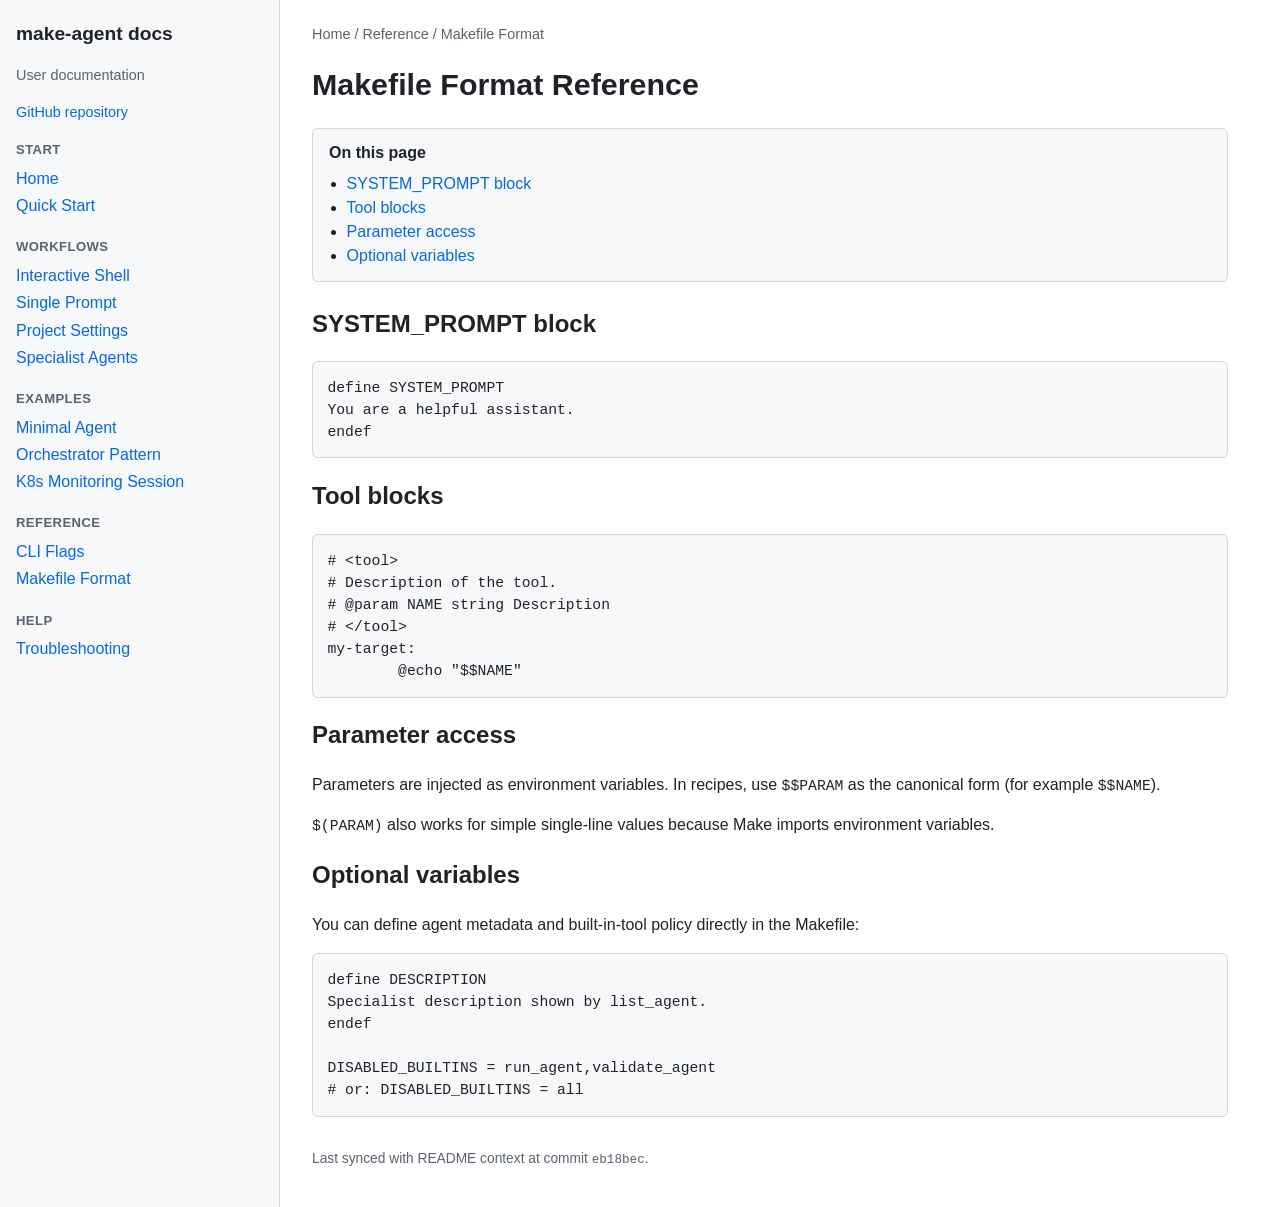
<file: docs-site/reference/makefile-format.html>
<!doctype html>
<html lang="en">
<head>
  <meta charset="utf-8">
  <meta name="viewport" content="width=device-width, initial-scale=1">
  <title>Makefile Format Reference | make-agent docs</title>
  <link rel="stylesheet" href="../assets/styles.css">
</head>
<body>
  <div class="layout">
    <aside class="sidebar">
<h1 class="brand"><a href="../index.html">make-agent docs</a></h1>
<p class="meta">User documentation</p>
<p class="meta"><a href="https://github.com/dmtr/make-agent">GitHub repository</a></p>
<nav class="nav-section">
<h2>Start</h2>
<ul>
<li><a href="../index.html">Home</a></li>
<li><a href="../quickstart.html">Quick Start</a></li>
</ul>
</nav>
<nav class="nav-section">
<h2>Workflows</h2>
<ul>
<li><a href="../workflows/interactive-shell.html">Interactive Shell</a></li>
<li><a href="../workflows/single-prompt.html">Single Prompt</a></li>
<li><a href="../workflows/project-settings.html">Project Settings</a></li>
<li><a href="../workflows/specialist-agents.html">Specialist Agents</a></li>
</ul>
</nav>
<nav class="nav-section">
<h2>Examples</h2>
<ul>
<li><a href="../examples/minimal-agent.html">Minimal Agent</a></li>
<li><a href="../examples/orchestrator-pattern.html">Orchestrator Pattern</a></li>
<li><a href="../examples/k8s-monitoring-session.html">K8s Monitoring Session</a></li>
</ul>
</nav>
<nav class="nav-section">
<h2>Reference</h2>
<ul>
<li><a href="../reference/cli.html">CLI Flags</a></li>
<li><a href="../reference/makefile-format.html" aria-current="page">Makefile Format</a></li>
</ul>
</nav>
<nav class="nav-section">
<h2>Help</h2>
<ul>
<li><a href="../troubleshooting.html">Troubleshooting</a></li>
</ul>
</nav>
    </aside>
    <main class="main">
      <p class="breadcrumbs">Home / Reference / Makefile Format</p>
      <h1>Makefile Format Reference</h1>
      <section class="on-this-page">
        <h2>On this page</h2>
        <ul>
  <li><a href="#system-prompt">SYSTEM_PROMPT block</a></li>
  <li><a href="#tool-blocks">Tool blocks</a></li>
  <li><a href="#params">Parameter access</a></li>
  <li><a href="#variables">Optional variables</a></li>
</ul>
      </section>
      <section id="system-prompt">
  <h2>SYSTEM_PROMPT block</h2>
  <pre><code>define SYSTEM_PROMPT
You are a helpful assistant.
endef</code></pre>
</section>
<section id="tool-blocks">
  <h2>Tool blocks</h2>
  <pre><code># &lt;tool&gt;
# Description of the tool.
# @param NAME string Description
# &lt;/tool&gt;
my-target:
	@echo "$$NAME"</code></pre>
</section>
<section id="params">
  <h2>Parameter access</h2>
  <p>Parameters are injected as environment variables. In recipes, use <code>$$PARAM</code> as the canonical form (for example <code>$$NAME</code>).</p>
  <p><code>$(PARAM)</code> also works for simple single-line values because Make imports environment variables.</p>
</section>
<section id="variables">
  <h2>Optional variables</h2>
  <p>You can define agent metadata and built-in-tool policy directly in the Makefile:</p>
  <pre><code>define DESCRIPTION
Specialist description shown by list_agent.
endef

DISABLED_BUILTINS = run_agent,validate_agent
# or: DISABLED_BUILTINS = all</code></pre>
</section>
      <p class="footer-note">Last synced with README context at commit <code>eb18bec</code>.</p>
    </main>
  </div>
</body>
</html>
</file>
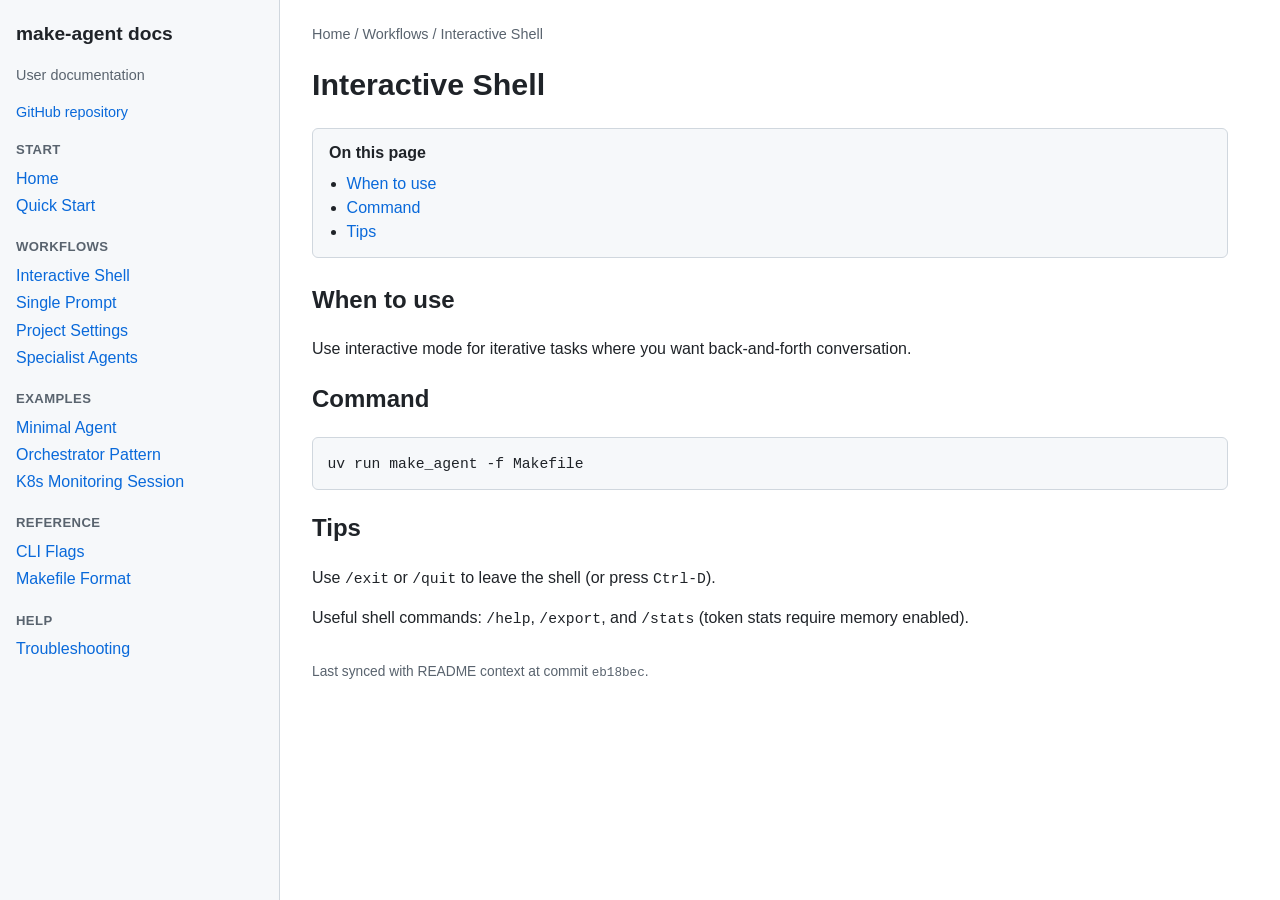
<file: docs-site/workflows/interactive-shell.html>
<!doctype html>
<html lang="en">
<head>
  <meta charset="utf-8">
  <meta name="viewport" content="width=device-width, initial-scale=1">
  <title>Interactive Shell | make-agent docs</title>
  <link rel="stylesheet" href="../assets/styles.css">
</head>
<body>
  <div class="layout">
    <aside class="sidebar">
<h1 class="brand"><a href="../index.html">make-agent docs</a></h1>
<p class="meta">User documentation</p>
<p class="meta"><a href="https://github.com/dmtr/make-agent">GitHub repository</a></p>
<nav class="nav-section">
<h2>Start</h2>
<ul>
<li><a href="../index.html">Home</a></li>
<li><a href="../quickstart.html">Quick Start</a></li>
</ul>
</nav>
<nav class="nav-section">
<h2>Workflows</h2>
<ul>
<li><a href="../workflows/interactive-shell.html" aria-current="page">Interactive Shell</a></li>
<li><a href="../workflows/single-prompt.html">Single Prompt</a></li>
<li><a href="../workflows/project-settings.html">Project Settings</a></li>
<li><a href="../workflows/specialist-agents.html">Specialist Agents</a></li>
</ul>
</nav>
<nav class="nav-section">
<h2>Examples</h2>
<ul>
<li><a href="../examples/minimal-agent.html">Minimal Agent</a></li>
<li><a href="../examples/orchestrator-pattern.html">Orchestrator Pattern</a></li>
<li><a href="../examples/k8s-monitoring-session.html">K8s Monitoring Session</a></li>
</ul>
</nav>
<nav class="nav-section">
<h2>Reference</h2>
<ul>
<li><a href="../reference/cli.html">CLI Flags</a></li>
<li><a href="../reference/makefile-format.html">Makefile Format</a></li>
</ul>
</nav>
<nav class="nav-section">
<h2>Help</h2>
<ul>
<li><a href="../troubleshooting.html">Troubleshooting</a></li>
</ul>
</nav>
    </aside>
    <main class="main">
      <p class="breadcrumbs">Home / Workflows / Interactive Shell</p>
      <h1>Interactive Shell</h1>
      <section class="on-this-page">
        <h2>On this page</h2>
        <ul>
  <li><a href="#when-to-use">When to use</a></li>
  <li><a href="#command">Command</a></li>
  <li><a href="#tips">Tips</a></li>
</ul>
      </section>
      <section id="when-to-use">
  <h2>When to use</h2>
  <p>Use interactive mode for iterative tasks where you want back-and-forth conversation.</p>
</section>
<section id="command">
  <h2>Command</h2>
  <pre><code>uv run make_agent -f Makefile</code></pre>
</section>
<section id="tips">
  <h2>Tips</h2>
  <p>Use <code>/exit</code> or <code>/quit</code> to leave the shell (or press <code>Ctrl-D</code>).</p>
  <p>Useful shell commands: <code>/help</code>, <code>/export</code>, and <code>/stats</code> (token stats require memory enabled).</p>
</section>
      <p class="footer-note">Last synced with README context at commit <code>eb18bec</code>.</p>
    </main>
  </div>
</body>
</html>
</file>
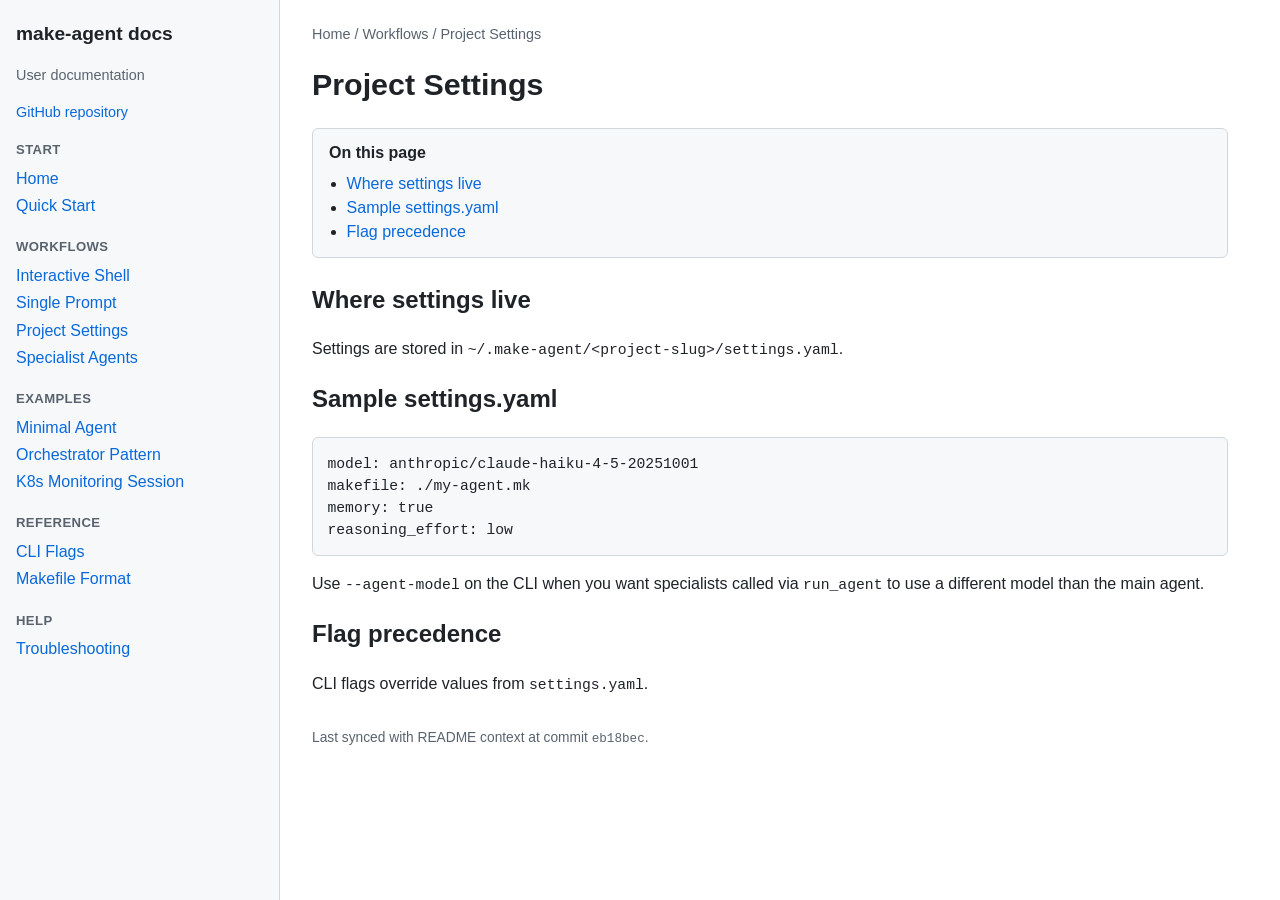
<file: docs-site/workflows/project-settings.html>
<!doctype html>
<html lang="en">
<head>
  <meta charset="utf-8">
  <meta name="viewport" content="width=device-width, initial-scale=1">
  <title>Project Settings | make-agent docs</title>
  <link rel="stylesheet" href="../assets/styles.css">
</head>
<body>
  <div class="layout">
    <aside class="sidebar">
<h1 class="brand"><a href="../index.html">make-agent docs</a></h1>
<p class="meta">User documentation</p>
<p class="meta"><a href="https://github.com/dmtr/make-agent">GitHub repository</a></p>
<nav class="nav-section">
<h2>Start</h2>
<ul>
<li><a href="../index.html">Home</a></li>
<li><a href="../quickstart.html">Quick Start</a></li>
</ul>
</nav>
<nav class="nav-section">
<h2>Workflows</h2>
<ul>
<li><a href="../workflows/interactive-shell.html">Interactive Shell</a></li>
<li><a href="../workflows/single-prompt.html">Single Prompt</a></li>
<li><a href="../workflows/project-settings.html" aria-current="page">Project Settings</a></li>
<li><a href="../workflows/specialist-agents.html">Specialist Agents</a></li>
</ul>
</nav>
<nav class="nav-section">
<h2>Examples</h2>
<ul>
<li><a href="../examples/minimal-agent.html">Minimal Agent</a></li>
<li><a href="../examples/orchestrator-pattern.html">Orchestrator Pattern</a></li>
<li><a href="../examples/k8s-monitoring-session.html">K8s Monitoring Session</a></li>
</ul>
</nav>
<nav class="nav-section">
<h2>Reference</h2>
<ul>
<li><a href="../reference/cli.html">CLI Flags</a></li>
<li><a href="../reference/makefile-format.html">Makefile Format</a></li>
</ul>
</nav>
<nav class="nav-section">
<h2>Help</h2>
<ul>
<li><a href="../troubleshooting.html">Troubleshooting</a></li>
</ul>
</nav>
    </aside>
    <main class="main">
      <p class="breadcrumbs">Home / Workflows / Project Settings</p>
      <h1>Project Settings</h1>
      <section class="on-this-page">
        <h2>On this page</h2>
        <ul>
  <li><a href="#where-settings-live">Where settings live</a></li>
  <li><a href="#sample-settings">Sample settings.yaml</a></li>
  <li><a href="#precedence">Flag precedence</a></li>
</ul>
      </section>
      <section id="where-settings-live">
  <h2>Where settings live</h2>
  <p>Settings are stored in <code>~/.make-agent/&lt;project-slug&gt;/settings.yaml</code>.</p>
</section>
<section id="sample-settings">
  <h2>Sample settings.yaml</h2>
  <pre><code>model: anthropic/claude-haiku-4-5-20251001
makefile: ./my-agent.mk
memory: true
reasoning_effort: low</code></pre>
  <p>Use <code>--agent-model</code> on the CLI when you want specialists called via <code>run_agent</code> to use a different model than the main agent.</p>
</section>
<section id="precedence">
  <h2>Flag precedence</h2>
  <p>CLI flags override values from <code>settings.yaml</code>.</p>
</section>
      <p class="footer-note">Last synced with README context at commit <code>eb18bec</code>.</p>
    </main>
  </div>
</body>
</html>
</file>
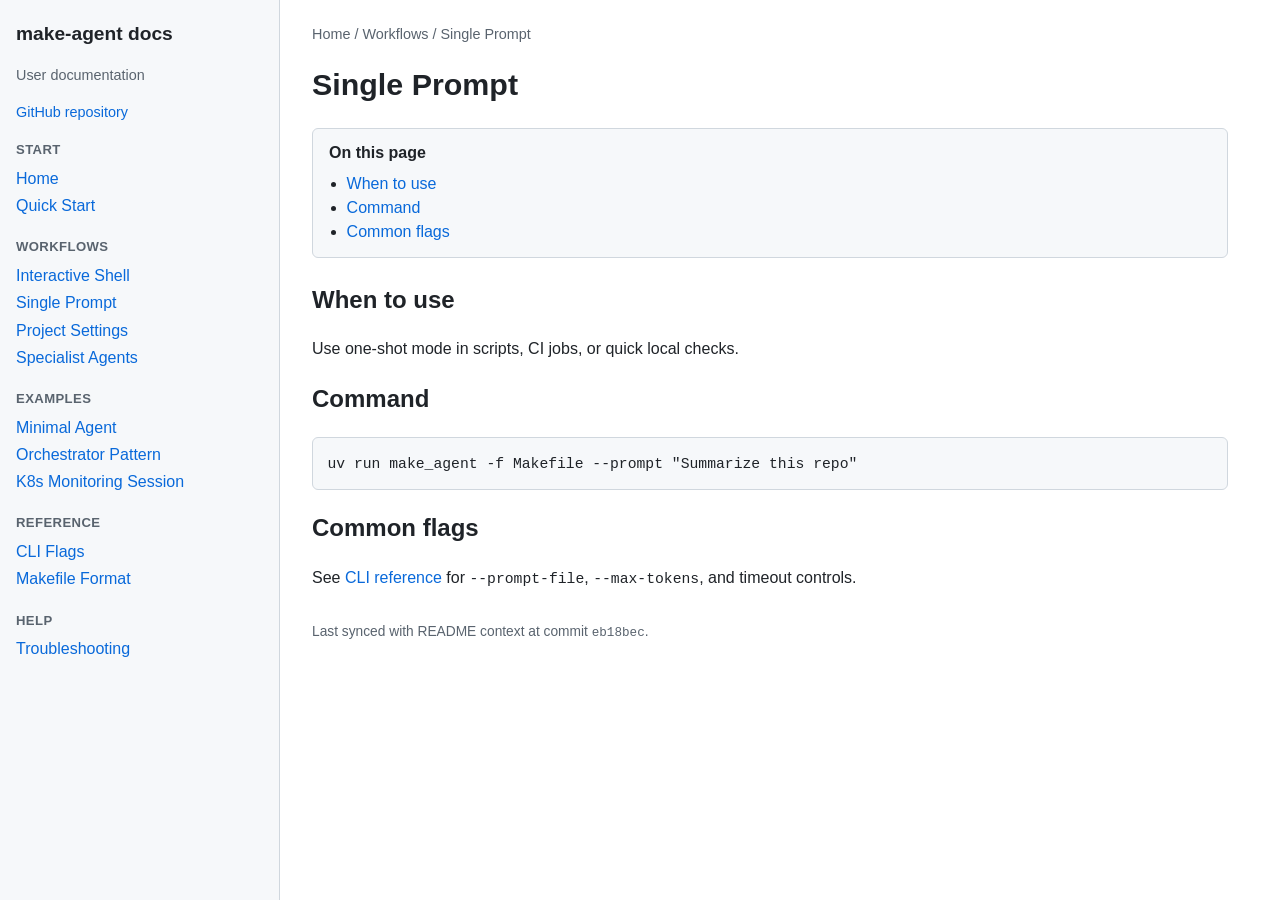
<file: docs-site/workflows/single-prompt.html>
<!doctype html>
<html lang="en">
<head>
  <meta charset="utf-8">
  <meta name="viewport" content="width=device-width, initial-scale=1">
  <title>Single Prompt | make-agent docs</title>
  <link rel="stylesheet" href="../assets/styles.css">
</head>
<body>
  <div class="layout">
    <aside class="sidebar">
<h1 class="brand"><a href="../index.html">make-agent docs</a></h1>
<p class="meta">User documentation</p>
<p class="meta"><a href="https://github.com/dmtr/make-agent">GitHub repository</a></p>
<nav class="nav-section">
<h2>Start</h2>
<ul>
<li><a href="../index.html">Home</a></li>
<li><a href="../quickstart.html">Quick Start</a></li>
</ul>
</nav>
<nav class="nav-section">
<h2>Workflows</h2>
<ul>
<li><a href="../workflows/interactive-shell.html">Interactive Shell</a></li>
<li><a href="../workflows/single-prompt.html" aria-current="page">Single Prompt</a></li>
<li><a href="../workflows/project-settings.html">Project Settings</a></li>
<li><a href="../workflows/specialist-agents.html">Specialist Agents</a></li>
</ul>
</nav>
<nav class="nav-section">
<h2>Examples</h2>
<ul>
<li><a href="../examples/minimal-agent.html">Minimal Agent</a></li>
<li><a href="../examples/orchestrator-pattern.html">Orchestrator Pattern</a></li>
<li><a href="../examples/k8s-monitoring-session.html">K8s Monitoring Session</a></li>
</ul>
</nav>
<nav class="nav-section">
<h2>Reference</h2>
<ul>
<li><a href="../reference/cli.html">CLI Flags</a></li>
<li><a href="../reference/makefile-format.html">Makefile Format</a></li>
</ul>
</nav>
<nav class="nav-section">
<h2>Help</h2>
<ul>
<li><a href="../troubleshooting.html">Troubleshooting</a></li>
</ul>
</nav>
    </aside>
    <main class="main">
      <p class="breadcrumbs">Home / Workflows / Single Prompt</p>
      <h1>Single Prompt</h1>
      <section class="on-this-page">
        <h2>On this page</h2>
        <ul>
  <li><a href="#when-to-use">When to use</a></li>
  <li><a href="#command">Command</a></li>
  <li><a href="#common-flags">Common flags</a></li>
</ul>
      </section>
      <section id="when-to-use">
  <h2>When to use</h2>
  <p>Use one-shot mode in scripts, CI jobs, or quick local checks.</p>
</section>
<section id="command">
  <h2>Command</h2>
  <pre><code>uv run make_agent -f Makefile --prompt "Summarize this repo"</code></pre>
</section>
<section id="common-flags">
  <h2>Common flags</h2>
  <p>See <a href="../reference/cli.html">CLI reference</a> for <code>--prompt-file</code>, <code>--max-tokens</code>, and timeout controls.</p>
</section>
      <p class="footer-note">Last synced with README context at commit <code>eb18bec</code>.</p>
    </main>
  </div>
</body>
</html>
</file>
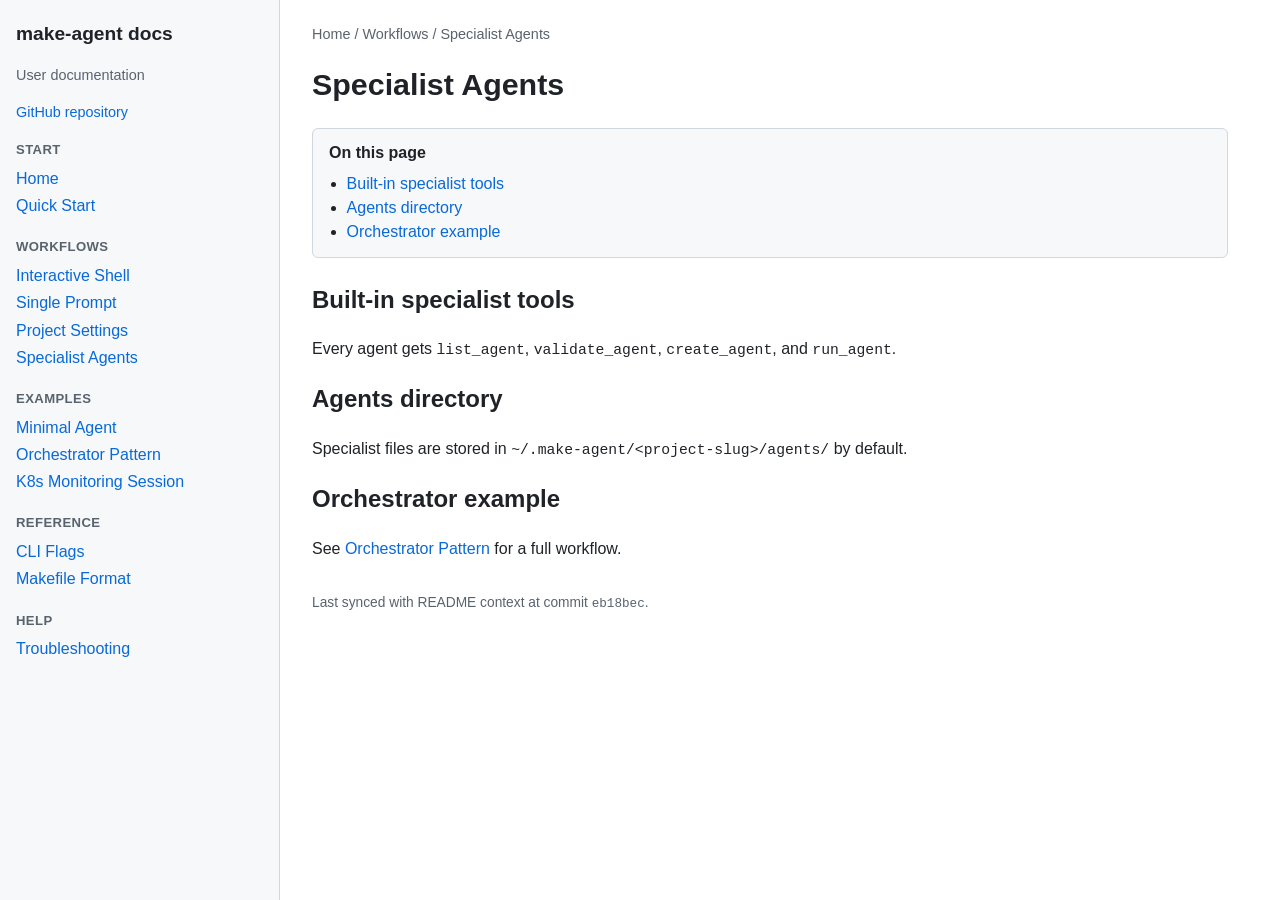
<file: docs-site/workflows/specialist-agents.html>
<!doctype html>
<html lang="en">
<head>
  <meta charset="utf-8">
  <meta name="viewport" content="width=device-width, initial-scale=1">
  <title>Specialist Agents | make-agent docs</title>
  <link rel="stylesheet" href="../assets/styles.css">
</head>
<body>
  <div class="layout">
    <aside class="sidebar">
<h1 class="brand"><a href="../index.html">make-agent docs</a></h1>
<p class="meta">User documentation</p>
<p class="meta"><a href="https://github.com/dmtr/make-agent">GitHub repository</a></p>
<nav class="nav-section">
<h2>Start</h2>
<ul>
<li><a href="../index.html">Home</a></li>
<li><a href="../quickstart.html">Quick Start</a></li>
</ul>
</nav>
<nav class="nav-section">
<h2>Workflows</h2>
<ul>
<li><a href="../workflows/interactive-shell.html">Interactive Shell</a></li>
<li><a href="../workflows/single-prompt.html">Single Prompt</a></li>
<li><a href="../workflows/project-settings.html">Project Settings</a></li>
<li><a href="../workflows/specialist-agents.html" aria-current="page">Specialist Agents</a></li>
</ul>
</nav>
<nav class="nav-section">
<h2>Examples</h2>
<ul>
<li><a href="../examples/minimal-agent.html">Minimal Agent</a></li>
<li><a href="../examples/orchestrator-pattern.html">Orchestrator Pattern</a></li>
<li><a href="../examples/k8s-monitoring-session.html">K8s Monitoring Session</a></li>
</ul>
</nav>
<nav class="nav-section">
<h2>Reference</h2>
<ul>
<li><a href="../reference/cli.html">CLI Flags</a></li>
<li><a href="../reference/makefile-format.html">Makefile Format</a></li>
</ul>
</nav>
<nav class="nav-section">
<h2>Help</h2>
<ul>
<li><a href="../troubleshooting.html">Troubleshooting</a></li>
</ul>
</nav>
    </aside>
    <main class="main">
      <p class="breadcrumbs">Home / Workflows / Specialist Agents</p>
      <h1>Specialist Agents</h1>
      <section class="on-this-page">
        <h2>On this page</h2>
        <ul>
  <li><a href="#built-ins">Built-in specialist tools</a></li>
  <li><a href="#agents-dir">Agents directory</a></li>
  <li><a href="#orchestrator-example">Orchestrator example</a></li>
</ul>
      </section>
      <section id="built-ins">
  <h2>Built-in specialist tools</h2>
  <p>Every agent gets <code>list_agent</code>, <code>validate_agent</code>, <code>create_agent</code>, and <code>run_agent</code>.</p>
</section>
<section id="agents-dir">
  <h2>Agents directory</h2>
  <p>Specialist files are stored in <code>~/.make-agent/&lt;project-slug&gt;/agents/</code> by default.</p>
</section>
<section id="orchestrator-example">
  <h2>Orchestrator example</h2>
  <p>See <a href="../examples/orchestrator-pattern.html">Orchestrator Pattern</a> for a full workflow.</p>
</section>
      <p class="footer-note">Last synced with README context at commit <code>eb18bec</code>.</p>
    </main>
  </div>
</body>
</html>
</file>
<file: docs-site/assets/styles.css>
:root {
  --bg: #ffffff;
  --bg-muted: #f6f8fa;
  --text: #1f2328;
  --text-muted: #59636e;
  --border: #d0d7de;
  --link: #0969da;
  --code-bg: #f6f8fa;
}

* {
  box-sizing: border-box;
}

html,
body {
  margin: 0;
  padding: 0;
  background: var(--bg);
  color: var(--text);
  font-family: -apple-system, BlinkMacSystemFont, "Segoe UI", Helvetica, Arial, sans-serif;
  line-height: 1.5;
}

a {
  color: var(--link);
  text-decoration: none;
}

a:hover,
a:focus {
  text-decoration: underline;
}

.layout {
  display: grid;
  grid-template-columns: 280px 1fr;
  min-height: 100vh;
}

.sidebar {
  border-right: 1px solid var(--border);
  background: var(--bg-muted);
  padding: 1.25rem 1rem;
}

.brand {
  margin: 0 0 1rem;
  font-size: 1.2rem;
}

.brand a {
  color: var(--text);
}

.sidebar .meta {
  margin: 0 0 1rem;
  color: var(--text-muted);
  font-size: 0.9rem;
}

.nav-section {
  margin-bottom: 1.2rem;
}

.nav-section h2 {
  margin: 0 0 0.45rem;
  font-size: 0.82rem;
  letter-spacing: 0.03em;
  text-transform: uppercase;
  color: var(--text-muted);
}

.nav-section ul {
  list-style: none;
  margin: 0;
  padding: 0;
}

.nav-section li {
  margin: 0.2rem 0;
}

.main {
  padding: 1.5rem 2rem;
  max-width: 980px;
}

.breadcrumbs {
  margin: 0 0 1rem;
  color: var(--text-muted);
  font-size: 0.9rem;
}

.main h1 {
  margin-top: 0;
  font-size: 1.9rem;
}

.note,
.tip,
.warning {
  border-left: 4px solid var(--border);
  background: var(--bg-muted);
  padding: 0.75rem 0.9rem;
  margin: 1rem 0;
}

.tip {
  border-left-color: #1a7f37;
}

.warning {
  border-left-color: #cf222e;
}

pre {
  margin: 0.8rem 0;
  padding: 0.9rem;
  overflow-x: auto;
  background: var(--code-bg);
  border: 1px solid var(--border);
  border-radius: 6px;
}

code {
  font-family: ui-monospace, SFMono-Regular, SF Mono, Menlo, Consolas, "Liberation Mono", monospace;
  font-size: 0.92em;
}

.on-this-page {
  border: 1px solid var(--border);
  background: var(--bg-muted);
  border-radius: 6px;
  padding: 0.8rem 1rem;
  margin: 1rem 0 1.5rem;
}

.on-this-page h2 {
  margin: 0 0 0.4rem;
  font-size: 1rem;
}

.on-this-page ul {
  margin: 0;
  padding-left: 1.1rem;
}

.footer-note {
  margin-top: 2rem;
  color: var(--text-muted);
  font-size: 0.86rem;
}

@media (max-width: 900px) {
  .layout {
    display: block;
  }

  .sidebar {
    border-right: 0;
    border-bottom: 1px solid var(--border);
  }

  .main {
    padding: 1.2rem 1rem 1.6rem;
  }
}


table {
  width: 100%;
  border-collapse: collapse;
  margin: 0.8rem 0 1rem;
}

th,
td {
  border: 1px solid var(--border);
  padding: 0.5rem 0.6rem;
  text-align: left;
  vertical-align: top;
}

th {
  background: var(--bg-muted);
}
</file>
